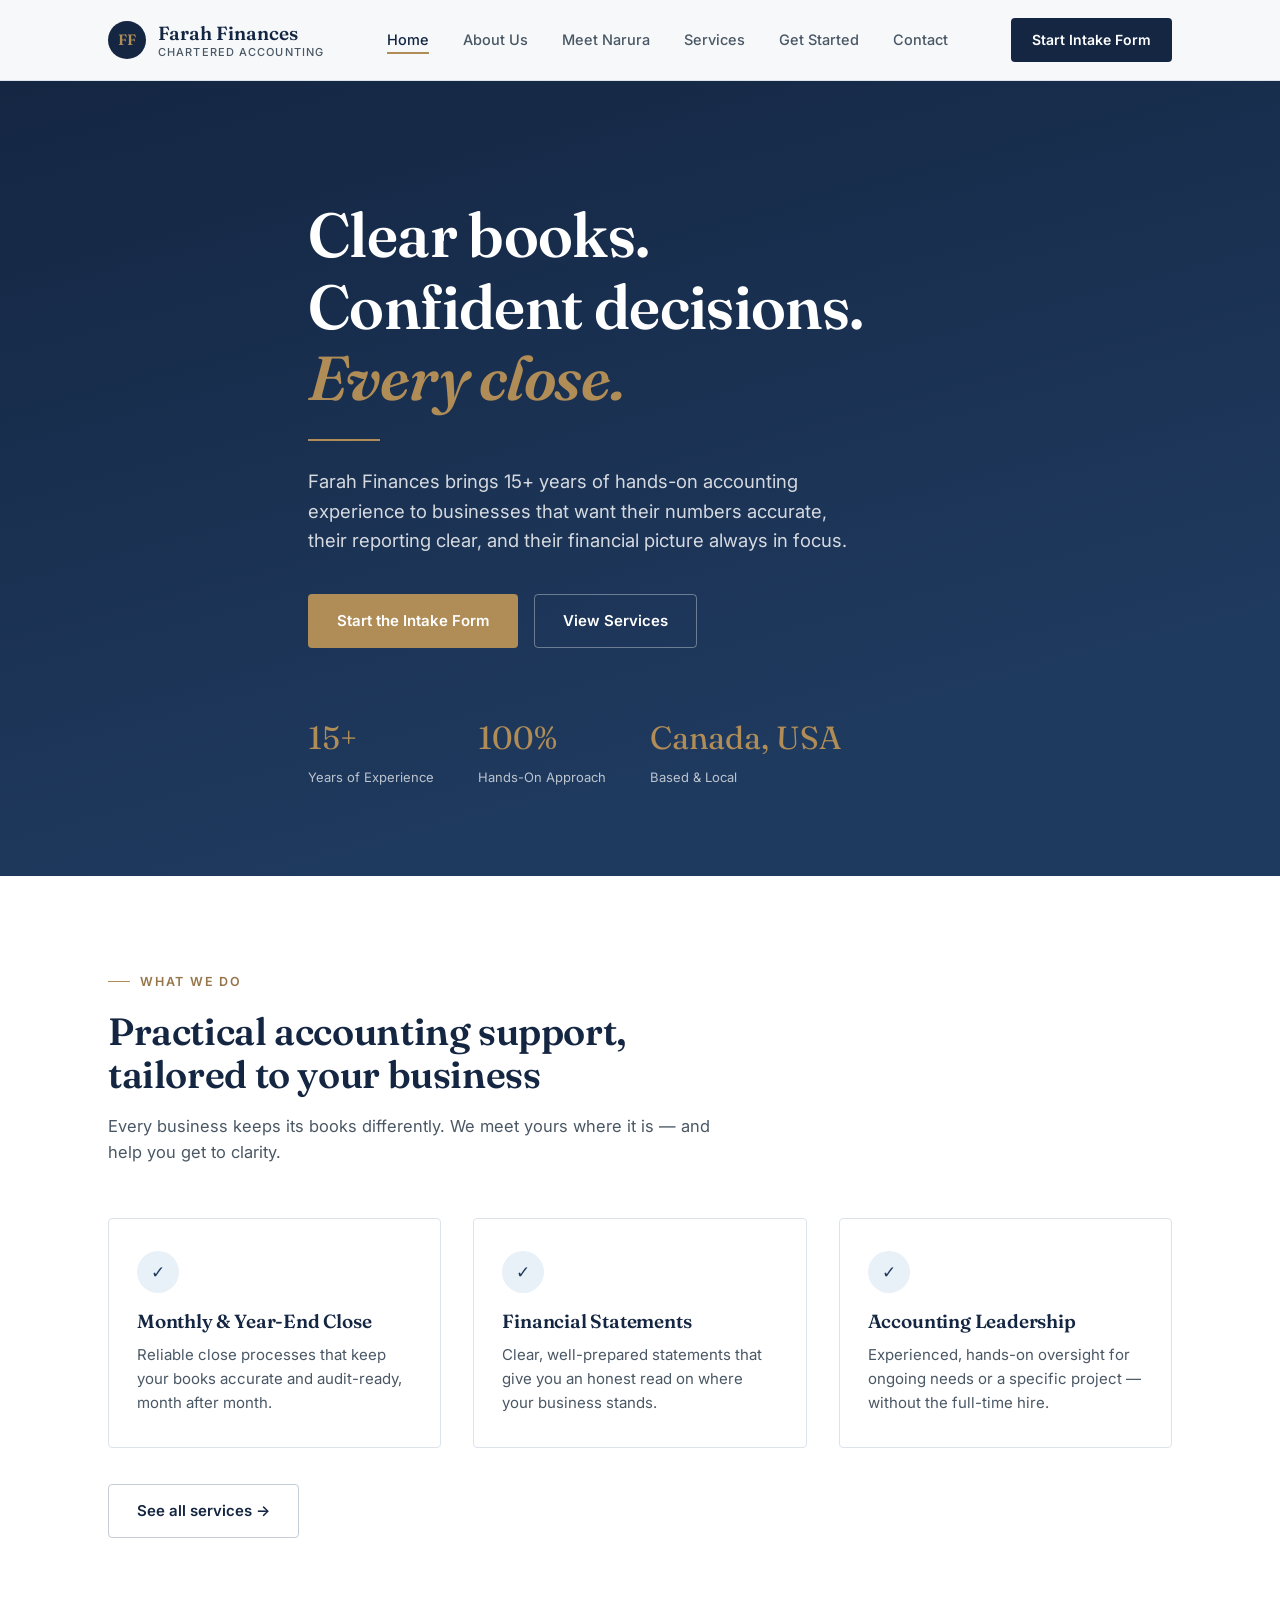
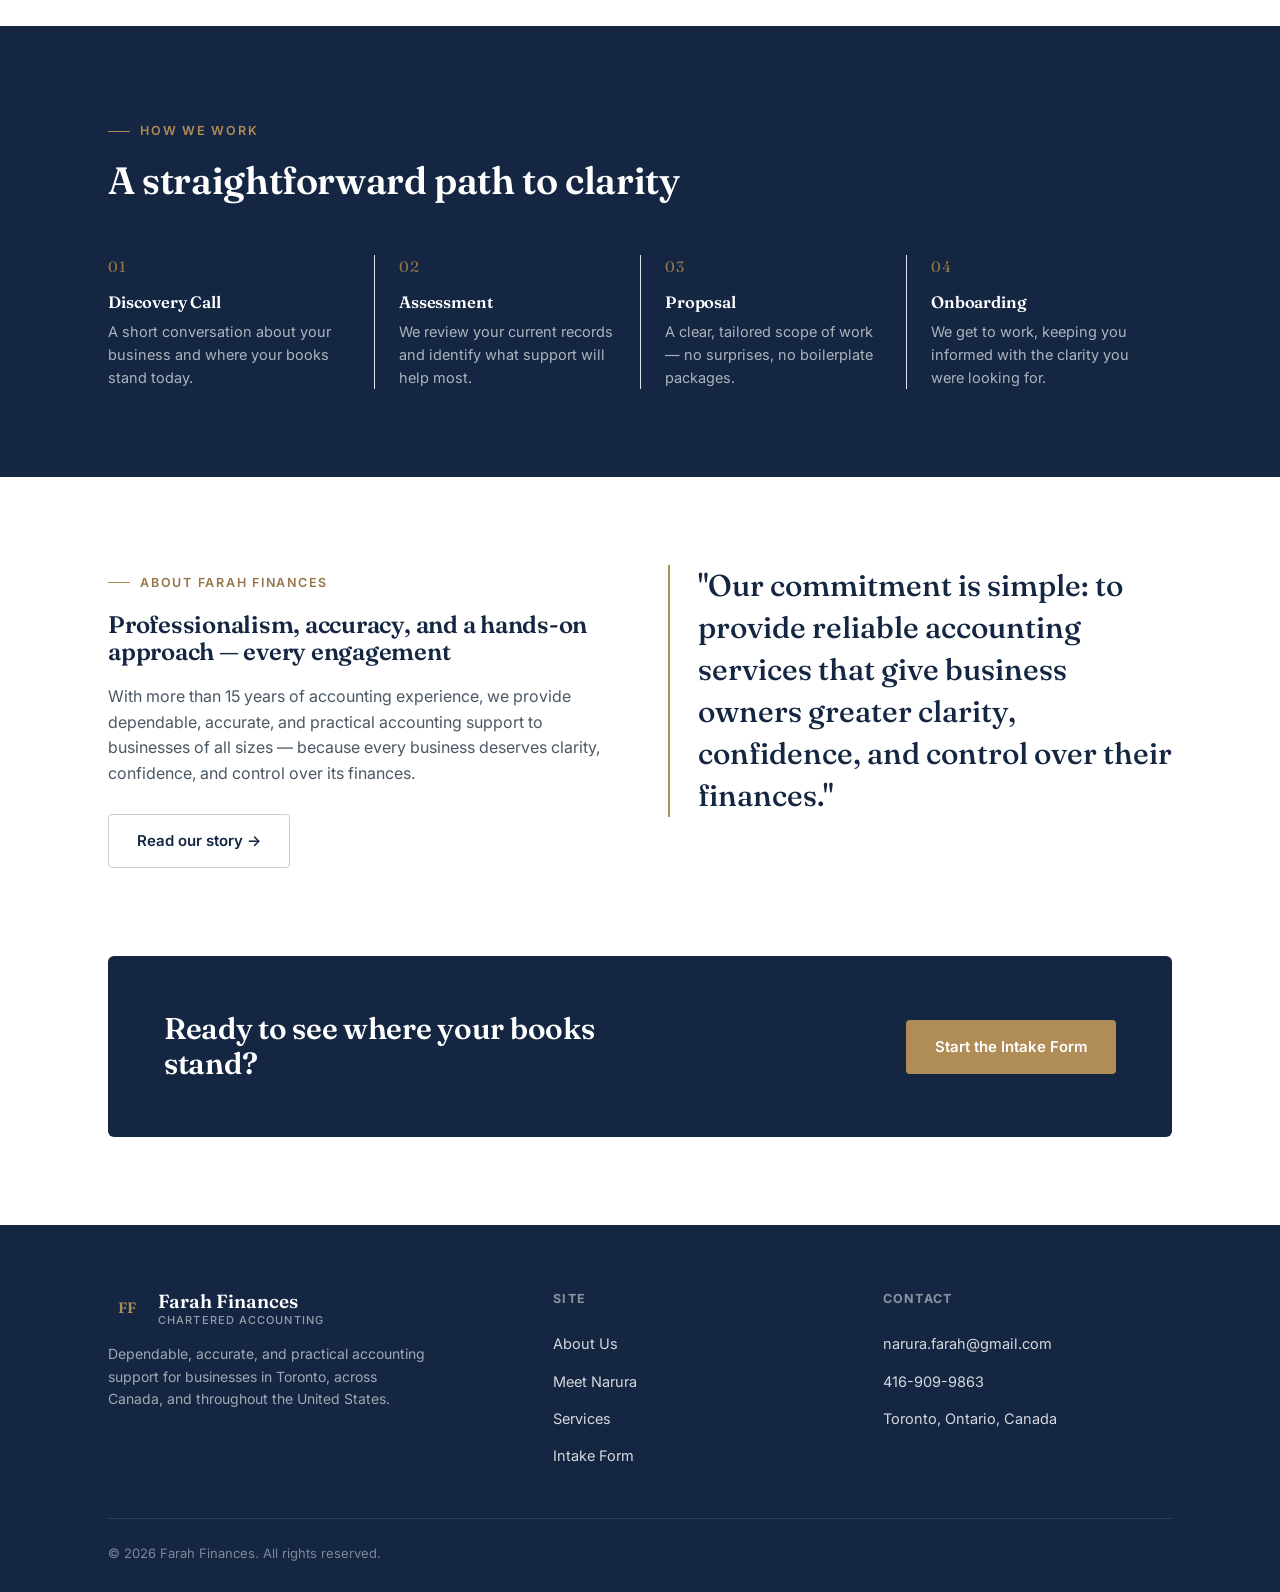
<file: index.html>
<!DOCTYPE html>
<html lang="en">
<head>
<meta charset="UTF-8" />
<meta name="viewport" content="width=device-width, initial-scale=1.0" />
<title>Farah Finances | Accounting Services in Toronto</title>
<meta name="description" content="Farah Finances provides dependable, accurate accounting support for businesses in Toronto — monthly and year-end close, financial statements, and ongoing accounting leadership." />
<link rel="preconnect" href="https://fonts.googleapis.com">
<link rel="preconnect" href="https://fonts.gstatic.com" crossorigin>
<link href="https://fonts.googleapis.com/css2?family=Fraunces:ital,opsz,wght@0,9..144,500;0,9..144,600;1,9..144,500&family=Inter:wght@400;500;600;700&display=swap" rel="stylesheet">
<link rel="icon" href="favicon.ico" sizes="any">
<link rel="icon" href="favicon-32.png" type="image/png" sizes="32x32">
<link rel="icon" href="favicon-16.png" type="image/png" sizes="16x16">
<link rel="apple-touch-icon" href="apple-touch-icon.png">
<link rel="stylesheet" href="styles.css" />
</head>
<body>

<header class="site-header">
  <nav class="nav">
    <a href="index.html" class="brand">
      <span class="brand-mark">FF</span>
      <span class="brand-text">Farah Finances<span>Chartered Accounting</span></span>
    </a>
    <ul class="nav-links">
      <li><a href="index.html" aria-current="page">Home</a></li>
      <li><a href="about.html">About Us</a></li>
      <li><a href="meet-narura.html">Meet Narura</a></li>
      <li><a href="services.html">Services</a></li>
      <li><a href="questionnaire.html">Get Started</a></li>
      <li><a href="contact.html">Contact</a></li>
    </ul>
    <div class="nav-cta">
      <a href="questionnaire.html" class="btn desktop-only">Start Intake Form</a>
      <button class="nav-toggle" aria-label="Toggle menu" aria-expanded="false">
        <span></span><span></span><span></span>
      </button>
    </div>
  </nav>
  <div class="mobile-panel">
    <a href="index.html" aria-current="page">Home</a>
    <a href="about.html">About Us</a>
    <a href="meet-narura.html">Meet Narura</a>
    <a href="services.html">Services</a>
    <a href="questionnaire.html">Get Started</a>
    <a href="contact.html">Contact</a>
    <a href="questionnaire.html" class="btn btn-primary">Start Intake Form</a>
  </div>
</header>

<section class="hero ledger-texture">
  <div class="container hero-inner">
    <h1>Clear books.<br>Confident decisions. <em>Every close.</em></h1>
    <div class="ledger-rule" style="margin-bottom: 26px;"></div>
    <p class="lede">Farah Finances brings 15+ years of hands-on accounting experience to businesses that want their numbers accurate, their reporting clear, and their financial picture always in focus.</p>
    <div class="hero-actions">
      <a href="questionnaire.html" class="btn btn-primary">Start the Intake Form</a>
      <a href="services.html" class="btn btn-ghost">View Services</a>
    </div>
    <div class="hero-stats">
      <div class="hero-stat">
        <div class="num">15+</div>
        <div class="label">Years of Experience</div>
      </div>
      <div class="hero-stat">
        <div class="num">100%</div>
        <div class="label">Hands-On Approach</div>
      </div>
      <div class="hero-stat">
        <div class="num">Canada, USA</div>
        <div class="label">Based &amp; Local</div>
      </div>
    </div>
  </div>
</section>

<section class="bg-white">
  <div class="container">
    <div class="section-head reveal">
      <span class="eyebrow">What We Do</span>
      <h2>Practical accounting support, tailored to your business</h2>
      <p>Every business keeps its books differently. We meet yours where it is — and help you get to clarity.</p>
    </div>
    <div class="grid-3">
      <div class="card reveal">
        <div class="icon-tick">✓</div>
        <h3>Monthly &amp; Year-End Close</h3>
        <p>Reliable close processes that keep your books accurate and audit-ready, month after month.</p>
      </div>
      <div class="card reveal">
        <div class="icon-tick">✓</div>
        <h3>Financial Statements</h3>
        <p>Clear, well-prepared statements that give you an honest read on where your business stands.</p>
      </div>
      <div class="card reveal">
        <div class="icon-tick">✓</div>
        <h3>Accounting Leadership</h3>
        <p>Experienced, hands-on oversight for ongoing needs or a specific project — without the full-time hire.</p>
      </div>
    </div>
    <div style="margin-top: 36px;">
      <a href="services.html" class="btn btn-outline-dark">See all services →</a>
    </div>
  </div>
</section>

<section class="bg-navy ledger-texture">
  <div class="container">
    <div class="section-head reveal">
      <span class="eyebrow" style="color: var(--gold-500)">How We Work</span>
      <h2 style="color: white;">A straightforward path to clarity</h2>
    </div>
    <div class="process-list reveal">
      <div class="process-step">
        <h4 style="color:white;">Discovery Call</h4>
        <p style="color: rgba(255,255,255,0.65)">A short conversation about your business and where your books stand today.</p>
      </div>
      <div class="process-step">
        <h4 style="color:white;">Assessment</h4>
        <p style="color: rgba(255,255,255,0.65)">We review your current records and identify what support will help most.</p>
      </div>
      <div class="process-step">
        <h4 style="color:white;">Proposal</h4>
        <p style="color: rgba(255,255,255,0.65)">A clear, tailored scope of work — no surprises, no boilerplate packages.</p>
      </div>
      <div class="process-step">
        <h4 style="color:white;">Onboarding</h4>
        <p style="color: rgba(255,255,255,0.65)">We get to work, keeping you informed with the clarity you were looking for.</p>
      </div>
    </div>
  </div>
</section>

<section class="bg-white">
  <div class="container grid-2">
    <div class="reveal">
      <span class="eyebrow">About Farah Finances</span>
      <h2 style="margin-top: 18px;">Professionalism, accuracy, and a hands-on approach — every engagement</h2>
      <p style="margin-top: 18px; color: var(--ink-soft); font-size: 16px;">With more than 15 years of accounting experience, we provide dependable, accurate, and practical accounting support to businesses of all sizes — because every business deserves clarity, confidence, and control over its finances.</p>
      <div style="margin-top: 28px;">
        <a href="about.html" class="btn btn-outline-dark">Read our story →</a>
      </div>
    </div>
    <div class="reveal">
      <p class="pull-quote">"Our commitment is simple: to provide reliable accounting services that give business owners greater clarity, confidence, and control over their finances."</p>
    </div>
  </div>
</section>

<section class="bg-white" style="padding-top: 0;">
  <div class="container">
    <div class="cta-banner reveal">
      <h3>Ready to see where your books stand?</h3>
      <a href="questionnaire.html" class="btn btn-primary">Start the Intake Form</a>
    </div>
  </div>
</section>

<footer class="site-footer">
  <div class="container">
    <div class="footer-grid">
      <div class="footer-brand">
        <a href="index.html" class="brand"><span class="brand-mark">FF</span><span class="brand-text">Farah Finances<span>Chartered Accounting</span></span></a>
        <p>Dependable, accurate, and practical accounting support for businesses in Toronto, across Canada, and throughout the United States.</p>
      </div>
      <div class="footer-col">
        <h5>Site</h5>
        <a href="about.html">About Us</a>
        <a href="meet-narura.html">Meet Narura</a>
        <a href="services.html">Services</a>
        <a href="questionnaire.html">Intake Form</a>
      </div>
      <div class="footer-col">
        <h5>Contact</h5>
        <a href="mailto:narura.farah@gmail.com">narura.farah@gmail.com</a>
        <a href="tel:14169099863">416-909-9863</a>
        <a href="contact.html">Toronto, Ontario, Canada</a>
      </div>
    </div>
    <div class="footer-bottom">
      <span>© <span id="year"></span> Farah Finances. All rights reserved.</span>
    </div>
  </div>
</footer>

<script>document.getElementById("year").textContent = new Date().getFullYear();</script>
<script src="script.js"></script>
</body>
</html>
</file>
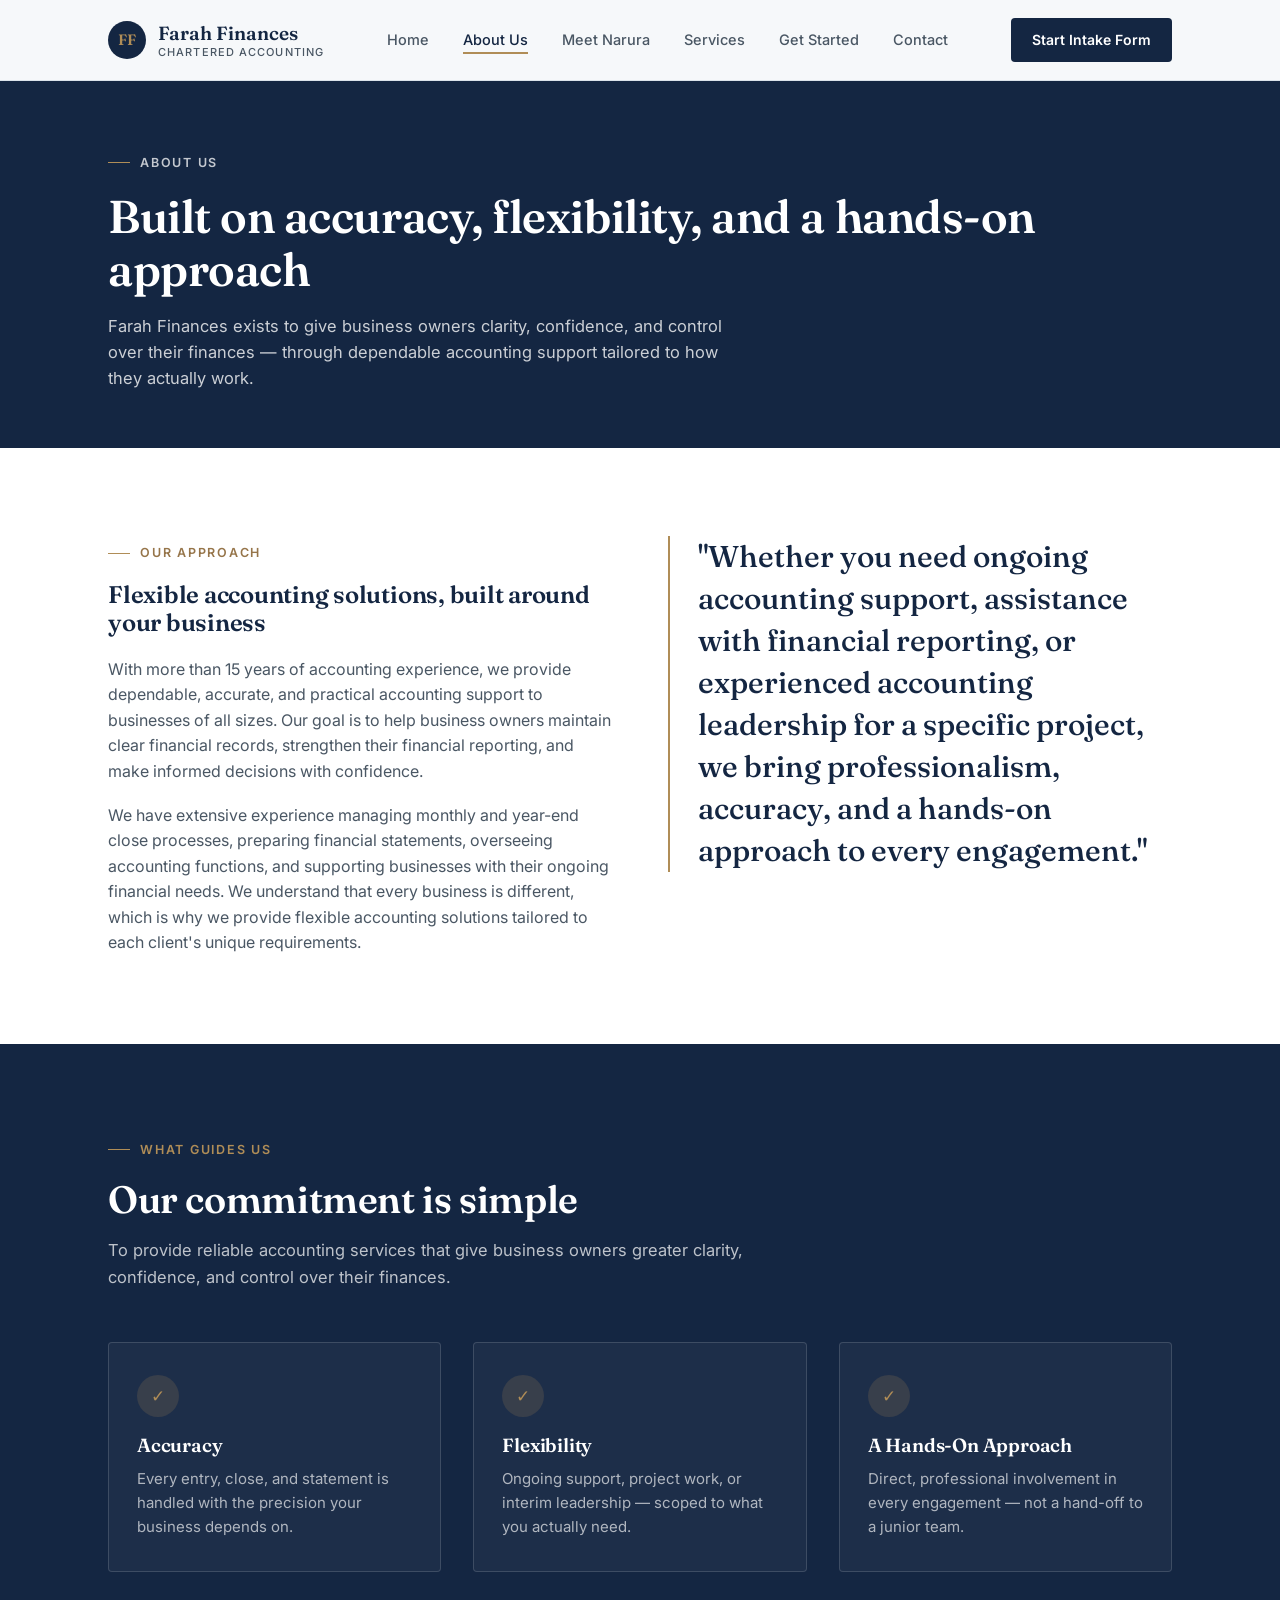
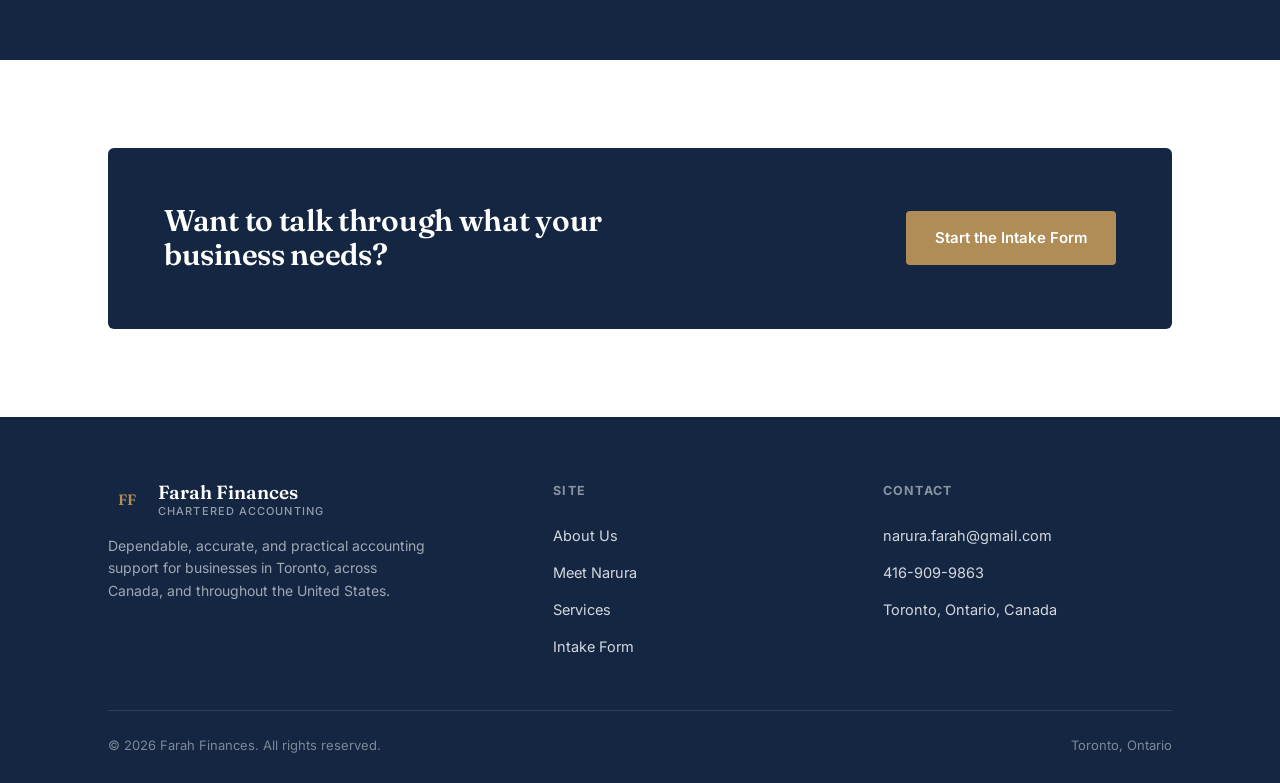
<file: about.html>
<!DOCTYPE html>
<html lang="en">
<head>
<meta charset="UTF-8" />
<meta name="viewport" content="width=device-width, initial-scale=1.0" />
<title>About Us | Farah Finances</title>
<meta name="description" content="Farah Finances provides dependable, accurate accounting support to businesses of all sizes, with a flexible, hands-on approach to every engagement." />
<link rel="preconnect" href="https://fonts.googleapis.com">
<link rel="preconnect" href="https://fonts.gstatic.com" crossorigin>
<link href="https://fonts.googleapis.com/css2?family=Fraunces:ital,opsz,wght@0,9..144,500;0,9..144,600;1,9..144,500&family=Inter:wght@400;500;600;700&display=swap" rel="stylesheet">
<link rel="icon" href="favicon.ico" sizes="any">
<link rel="icon" href="favicon-32.png" type="image/png" sizes="32x32">
<link rel="icon" href="favicon-16.png" type="image/png" sizes="16x16">
<link rel="apple-touch-icon" href="apple-touch-icon.png">
<link rel="stylesheet" href="styles.css" />
</head>
<body>

<header class="site-header">
  <nav class="nav">
    <a href="index.html" class="brand">
      <span class="brand-mark">FF</span>
      <span class="brand-text">Farah Finances<span>Chartered Accounting</span></span>
    </a>
    <ul class="nav-links">
      <li><a href="index.html">Home</a></li>
      <li><a href="about.html" aria-current="page">About Us</a></li>
      <li><a href="meet-narura.html">Meet Narura</a></li>
      <li><a href="services.html">Services</a></li>
      <li><a href="questionnaire.html">Get Started</a></li>
      <li><a href="contact.html">Contact</a></li>
    </ul>
    <div class="nav-cta">
      <a href="questionnaire.html" class="btn desktop-only">Start Intake Form</a>
      <button class="nav-toggle" aria-label="Toggle menu" aria-expanded="false">
        <span></span><span></span><span></span>
      </button>
    </div>
  </nav>
  <div class="mobile-panel">
    <a href="index.html">Home</a>
    <a href="about.html" aria-current="page">About Us</a>
    <a href="meet-narura.html">Meet Narura</a>
    <a href="services.html">Services</a>
    <a href="questionnaire.html">Get Started</a>
    <a href="contact.html">Contact</a>
    <a href="questionnaire.html" class="btn btn-primary">Start Intake Form</a>
  </div>
</header>

<section class="page-hero ledger-texture">
  <div class="container">
    <span class="eyebrow" style="color: rgba(255,255,255,0.75)">About Us</span>
    <h1>Built on accuracy, flexibility, and a hands-on approach</h1>
    <p>Farah Finances exists to give business owners clarity, confidence, and control over their finances — through dependable accounting support tailored to how they actually work.</p>
  </div>
</section>

<section class="bg-white">
  <div class="container grid-2">
    <div class="reveal">
      <span class="eyebrow">Our Approach</span>
      <h2 style="margin-top: 18px;">Flexible accounting solutions, built around your business</h2>
      <p style="margin-top: 20px; color: var(--ink-soft); font-size: 16px;">
        With more than 15 years of accounting experience, we provide dependable, accurate, and practical accounting
        support to businesses of all sizes. Our goal is to help business owners maintain clear financial records,
        strengthen their financial reporting, and make informed decisions with confidence.
      </p>
      <p style="margin-top: 18px; color: var(--ink-soft); font-size: 16px;">
        We have extensive experience managing monthly and year-end close processes, preparing financial statements,
        overseeing accounting functions, and supporting businesses with their ongoing financial needs. We understand
        that every business is different, which is why we provide flexible accounting solutions tailored to each
        client's unique requirements.
      </p>
    </div>
    <div class="reveal">
      <p class="pull-quote">"Whether you need ongoing accounting support, assistance with financial reporting, or experienced accounting leadership for a specific project, we bring professionalism, accuracy, and a hands-on approach to every engagement."</p>
    </div>
  </div>
</section>

<section class="bg-navy ledger-texture">
  <div class="container">
    <div class="section-head reveal">
      <span class="eyebrow" style="color: var(--gold-500)">What Guides Us</span>
      <h2 style="color: white;">Our commitment is simple</h2>
      <p style="color: rgba(255,255,255,0.72);">To provide reliable accounting services that give business owners greater clarity, confidence, and control over their finances.</p>
    </div>
    <div class="grid-3 reveal">
      <div class="card" style="background: rgba(255,255,255,0.04); border-color: rgba(255,255,255,0.14);">
        <div class="icon-tick" style="background: rgba(176,141,87,0.18); color: var(--gold-500);">✓</div>
        <h3 style="color: white;">Accuracy</h3>
        <p style="color: rgba(255,255,255,0.65);">Every entry, close, and statement is handled with the precision your business depends on.</p>
      </div>
      <div class="card" style="background: rgba(255,255,255,0.04); border-color: rgba(255,255,255,0.14);">
        <div class="icon-tick" style="background: rgba(176,141,87,0.18); color: var(--gold-500);">✓</div>
        <h3 style="color: white;">Flexibility</h3>
        <p style="color: rgba(255,255,255,0.65);">Ongoing support, project work, or interim leadership — scoped to what you actually need.</p>
      </div>
      <div class="card" style="background: rgba(255,255,255,0.04); border-color: rgba(255,255,255,0.14);">
        <div class="icon-tick" style="background: rgba(176,141,87,0.18); color: var(--gold-500);">✓</div>
        <h3 style="color: white;">A Hands-On Approach</h3>
        <p style="color: rgba(255,255,255,0.65);">Direct, professional involvement in every engagement — not a hand-off to a junior team.</p>
      </div>
    </div>
  </div>
</section>

<section class="bg-white">
  <div class="container">
    <div class="cta-banner reveal">
      <h3>Want to talk through what your business needs?</h3>
      <a href="questionnaire.html" class="btn btn-primary">Start the Intake Form</a>
    </div>
  </div>
</section>

<footer class="site-footer">
  <div class="container">
    <div class="footer-grid">
      <div class="footer-brand">
        <a href="index.html" class="brand"><span class="brand-mark">FF</span><span class="brand-text">Farah Finances<span>Chartered Accounting</span></span></a>
        <p>Dependable, accurate, and practical accounting support for businesses in Toronto, across Canada, and throughout the United States.</p>
      </div>
      <div class="footer-col">
        <h5>Site</h5>
        <a href="about.html">About Us</a>
        <a href="meet-narura.html">Meet Narura</a>
        <a href="services.html">Services</a>
        <a href="questionnaire.html">Intake Form</a>
      </div>
      <div class="footer-col">
        <h5>Contact</h5>
        <a href="mailto:narura.farah@gmail.com">narura.farah@gmail.com</a>
        <a href="tel:14169099863">416-909-9863</a>
        <a href="contact.html">Toronto, Ontario, Canada</a>
      </div>
    </div>
    <div class="footer-bottom">
      <span>© <span id="year"></span> Farah Finances. All rights reserved.</span>
      <span>Toronto, Ontario</span>
    </div>
  </div>
</footer>

<script>document.getElementById("year").textContent = new Date().getFullYear();</script>
<script src="script.js"></script>
</body>
</html>
</file>
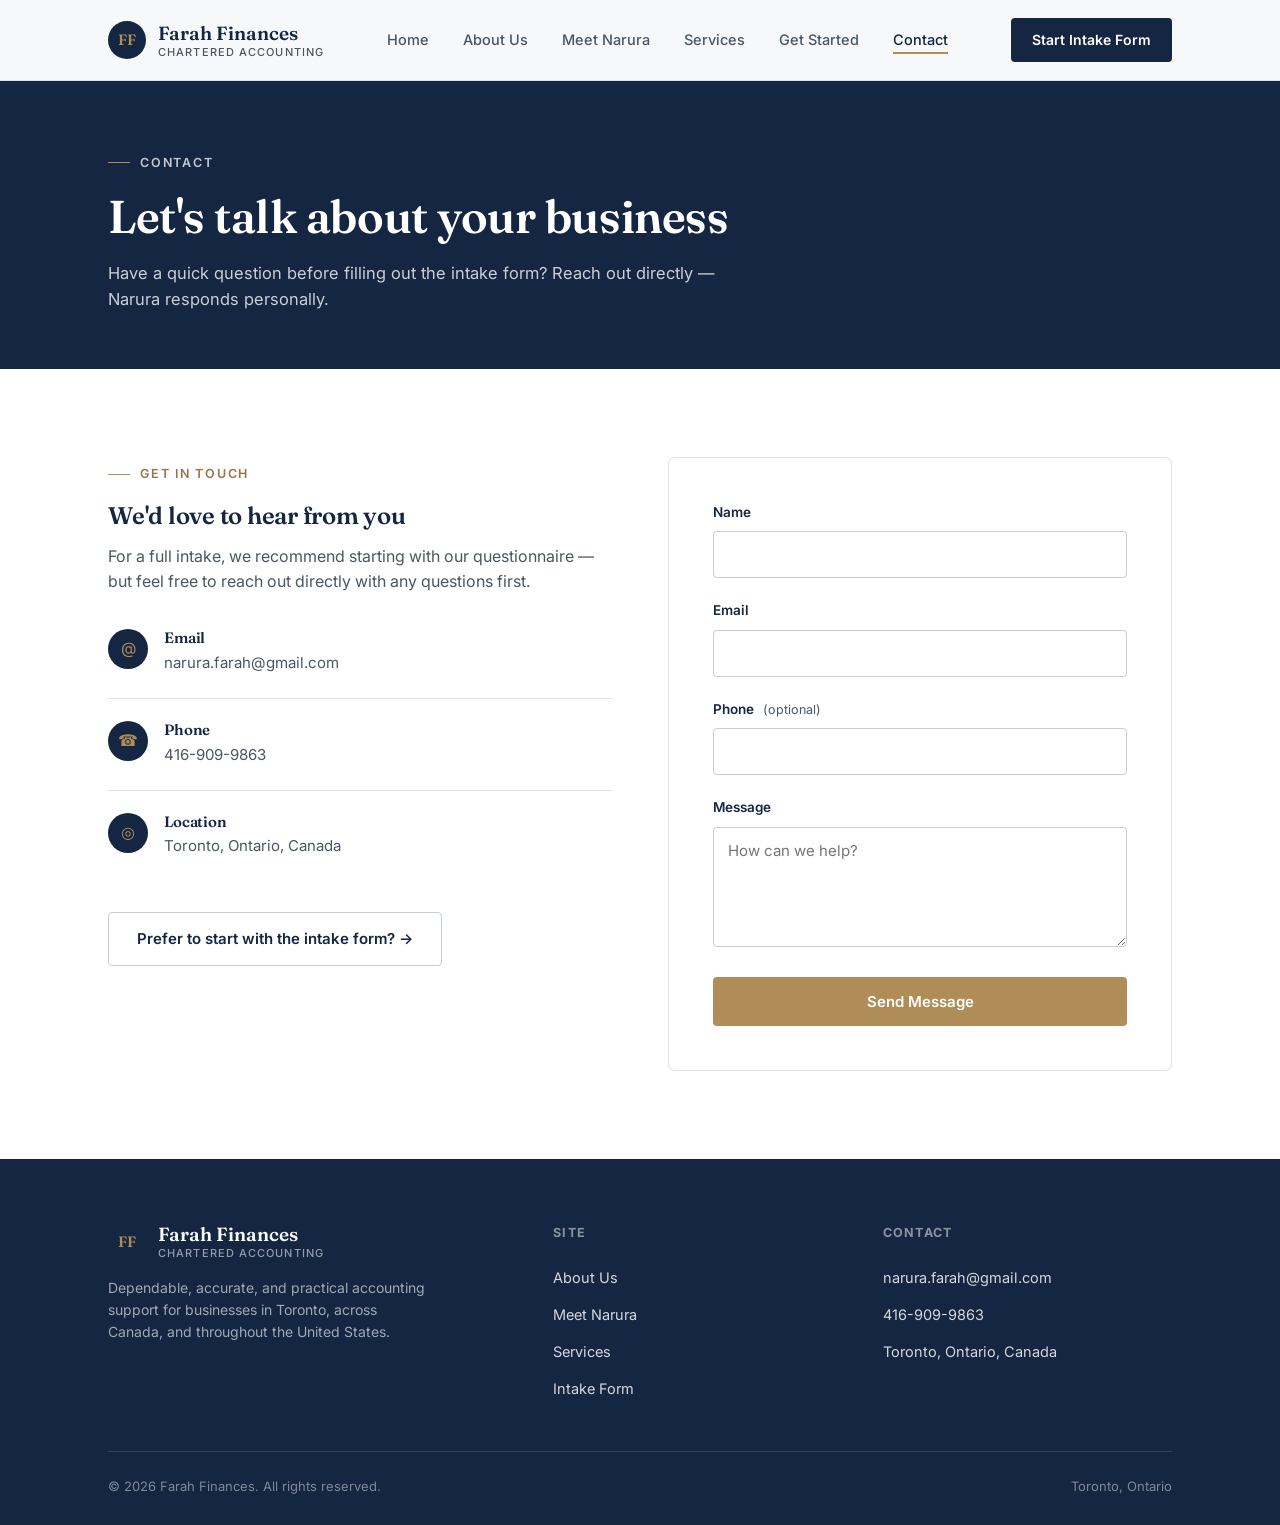
<file: contact.html>
<!DOCTYPE html>
<html lang="en">
<head>
<meta charset="UTF-8" />
<meta name="viewport" content="width=device-width, initial-scale=1.0" />
<title>Contact | Farah Finances</title>
<meta name="description" content="Get in touch with Farah Finances — Toronto, Ontario. Email narura.farah@gmail.com or call 416-909-9863." />
<link rel="preconnect" href="https://fonts.googleapis.com">
<link rel="preconnect" href="https://fonts.gstatic.com" crossorigin>
<link href="https://fonts.googleapis.com/css2?family=Fraunces:ital,opsz,wght@0,9..144,500;0,9..144,600;1,9..144,500&family=Inter:wght@400;500;600;700&display=swap" rel="stylesheet">
<link rel="icon" href="favicon.ico" sizes="any">
<link rel="icon" href="favicon-32.png" type="image/png" sizes="32x32">
<link rel="icon" href="favicon-16.png" type="image/png" sizes="16x16">
<link rel="apple-touch-icon" href="apple-touch-icon.png">
<link rel="stylesheet" href="styles.css" />
</head>
<body>

<header class="site-header">
  <nav class="nav">
    <a href="index.html" class="brand">
      <span class="brand-mark">FF</span>
      <span class="brand-text">Farah Finances<span>Chartered Accounting</span></span>
    </a>
    <ul class="nav-links">
      <li><a href="index.html">Home</a></li>
      <li><a href="about.html">About Us</a></li>
      <li><a href="meet-narura.html">Meet Narura</a></li>
      <li><a href="services.html">Services</a></li>
      <li><a href="questionnaire.html">Get Started</a></li>
      <li><a href="contact.html" aria-current="page">Contact</a></li>
    </ul>
    <div class="nav-cta">
      <a href="questionnaire.html" class="btn desktop-only">Start Intake Form</a>
      <button class="nav-toggle" aria-label="Toggle menu" aria-expanded="false">
        <span></span><span></span><span></span>
      </button>
    </div>
  </nav>
  <div class="mobile-panel">
    <a href="index.html">Home</a>
    <a href="about.html">About Us</a>
    <a href="meet-narura.html">Meet Narura</a>
    <a href="services.html">Services</a>
    <a href="questionnaire.html">Get Started</a>
    <a href="contact.html" aria-current="page">Contact</a>
    <a href="questionnaire.html" class="btn btn-primary">Start Intake Form</a>
  </div>
</header>

<section class="page-hero ledger-texture">
  <div class="container">
    <span class="eyebrow" style="color: rgba(255,255,255,0.75)">Contact</span>
    <h1>Let's talk about your business</h1>
    <p>Have a quick question before filling out the intake form? Reach out directly — Narura responds personally.</p>
  </div>
</section>

<section class="bg-white">
  <div class="container grid-2">
    <div class="reveal">
      <span class="eyebrow">Get In Touch</span>
      <h2 style="margin-top: 18px;">We'd love to hear from you</h2>
      <p style="margin-top: 14px; color: var(--ink-soft);">For a full intake, we recommend starting with our questionnaire — but feel free to reach out directly with any questions first.</p>

      <div style="margin-top: 12px;">
        <div class="contact-card">
          <div class="ico">@</div>
          <div>
            <h4>Email</h4>
            <a href="mailto:narura.farah@gmail.com">narura.farah@gmail.com</a>
          </div>
        </div>
        <div class="contact-card">
          <div class="ico">☎</div>
          <div>
            <h4>Phone</h4>
            <a href="tel:14169099863">416-909-9863</a>
          </div>
        </div>
        <div class="contact-card">
          <div class="ico">◎</div>
          <div>
            <h4>Location</h4>
            <p>Toronto, Ontario, Canada</p>
          </div>
        </div>
      </div>

      <div style="margin-top: 32px;">
        <a href="questionnaire.html" class="btn btn-outline-dark">Prefer to start with the intake form? →</a>
      </div>
    </div>

    <!--
      SETUP NOTE FOR NARURA'S BROTHER:
      Replace YOUR_FORM_ID below with the real Formspree form ID once created.
    -->
    <form
      class="form-card reveal"
      action="https://formspree.io/f/xbgryokj"
      method="POST"
      data-async-form
      data-success-message="Thanks for reaching out — Narura will get back to you shortly."
    >
      <input type="hidden" name="_subject" value="New Message — Farah Finances Contact Form" />
      <div class="field">
        <label for="cname">Name</label>
        <input type="text" id="cname" name="Name" required />
      </div>
      <div class="field">
        <label for="cemail">Email</label>
        <input type="email" id="cemail" name="Email" required />
      </div>
      <div class="field">
        <label for="cphone">Phone <span class="hint">(optional)</span></label>
        <input type="tel" id="cphone" name="Phone" />
      </div>
      <div class="field">
        <label for="cmessage">Message</label>
        <textarea id="cmessage" name="Message" required placeholder="How can we help?"></textarea>
      </div>
      <button type="submit" class="btn btn-primary" style="width: 100%; justify-content: center;">Send Message</button>
      <p class="form-status"></p>
    </form>
  </div>
</section>

<footer class="site-footer">
  <div class="container">
    <div class="footer-grid">
      <div class="footer-brand">
        <a href="index.html" class="brand"><span class="brand-mark">FF</span><span class="brand-text">Farah Finances<span>Chartered Accounting</span></span></a>
        <p>Dependable, accurate, and practical accounting support for businesses in Toronto, across Canada, and throughout the United States.</p>
      </div>
      <div class="footer-col">
        <h5>Site</h5>
        <a href="about.html">About Us</a>
        <a href="meet-narura.html">Meet Narura</a>
        <a href="services.html">Services</a>
        <a href="questionnaire.html">Intake Form</a>
      </div>
      <div class="footer-col">
        <h5>Contact</h5>
        <a href="mailto:narura.farah@gmail.com">narura.farah@gmail.com</a>
        <a href="tel:14169099863">416-909-9863</a>
        <a href="contact.html">Toronto, Ontario, Canada</a>
      </div>
    </div>
    <div class="footer-bottom">
      <span>© <span id="year"></span> Farah Finances. All rights reserved.</span>
      <span>Toronto, Ontario</span>
    </div>
  </div>
</footer>

<script>document.getElementById("year").textContent = new Date().getFullYear();</script>
<script src="script.js"></script>
</body>
</html>
</file>
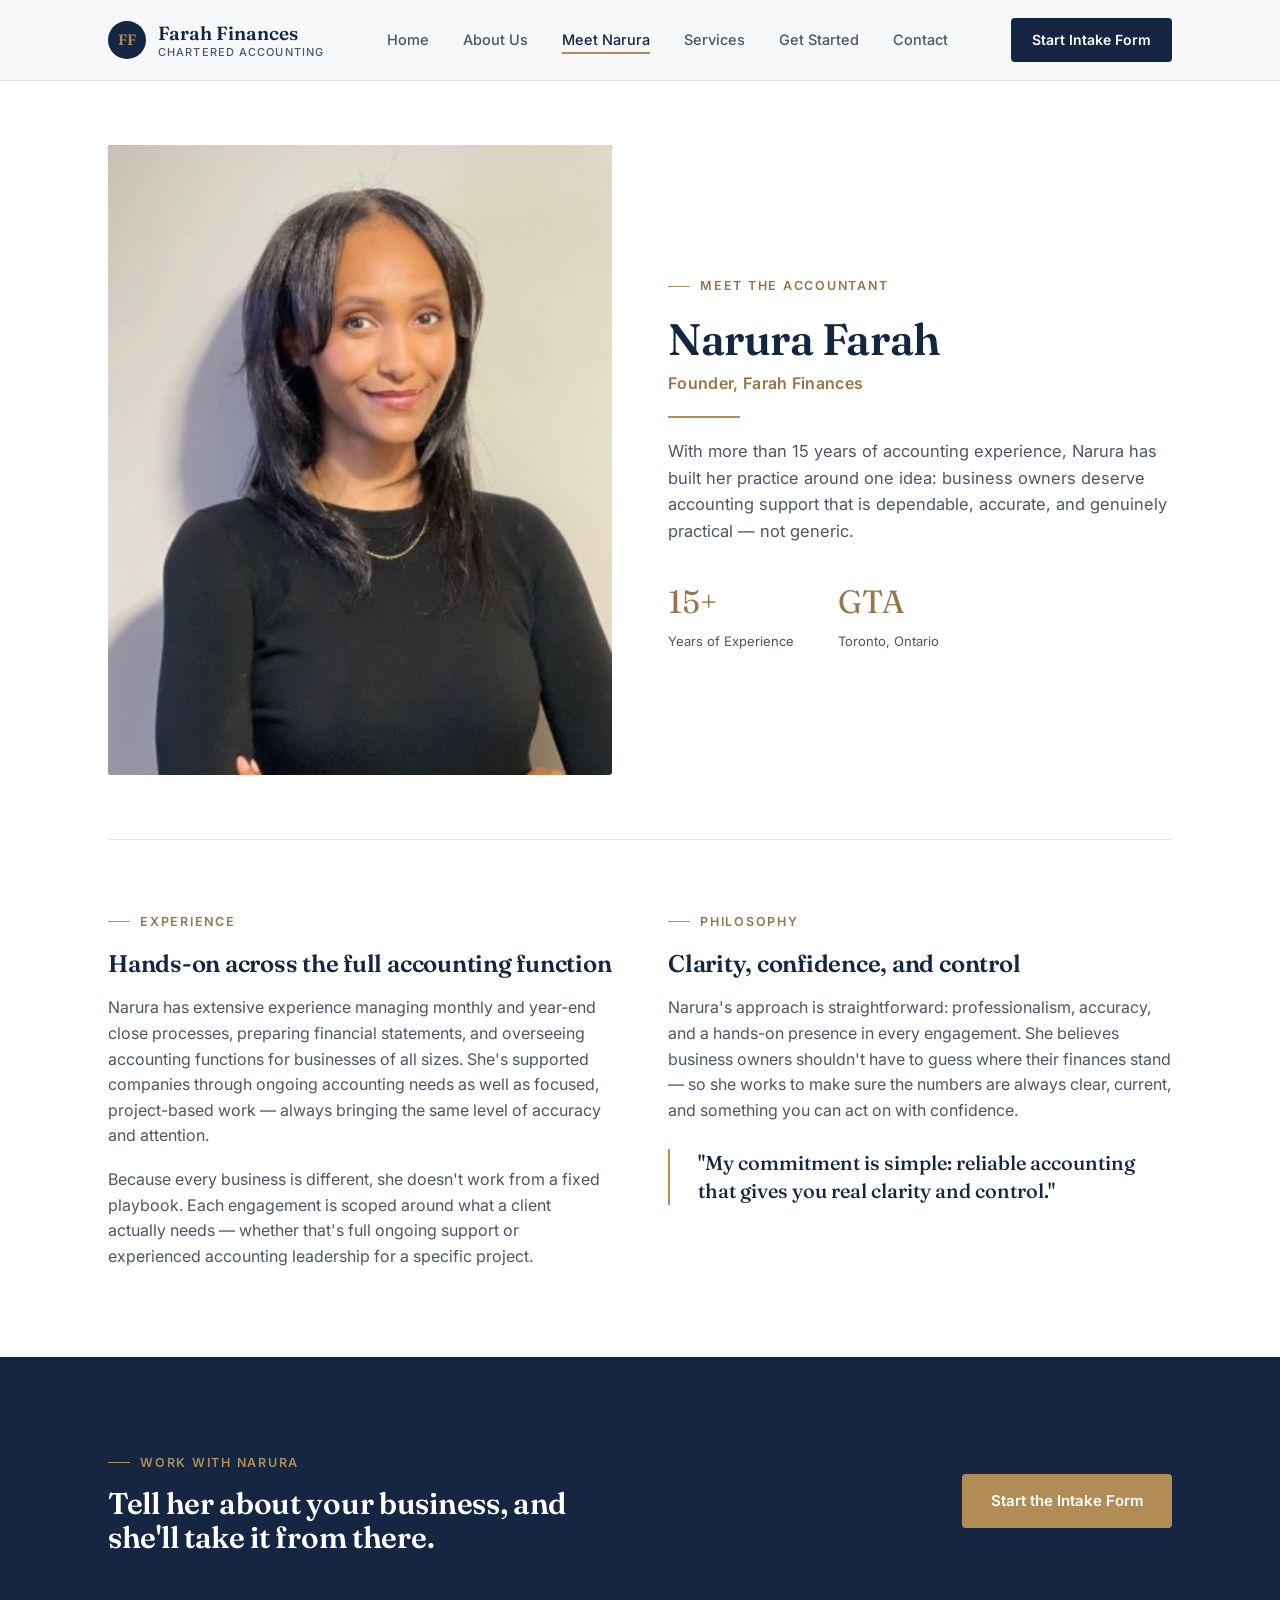
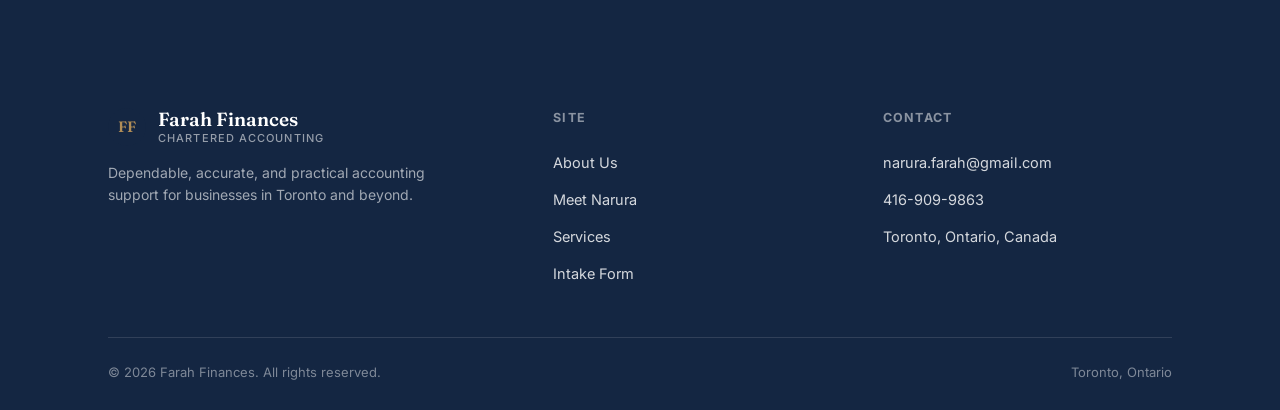
<file: meet-narura (1).html>
<!DOCTYPE html>
<html lang="en">
<head>
<meta charset="UTF-8" />
<meta name="viewport" content="width=device-width, initial-scale=1.0" />
<title>Meet Narura | Farah Finances</title>
<meta name="description" content="Meet Narura Farah, the accountant behind Farah Finances — 15+ years of experience helping businesses in Toronto stay accurate, clear, and in control." />
<link rel="preconnect" href="https://fonts.googleapis.com">
<link rel="preconnect" href="https://fonts.gstatic.com" crossorigin>
<link href="https://fonts.googleapis.com/css2?family=Fraunces:ital,opsz,wght@0,9..144,500;0,9..144,600;1,9..144,500&family=Inter:wght@400;500;600;700&display=swap" rel="stylesheet">
<link rel="stylesheet" href="styles.css" />
</head>
<body>

<header class="site-header">
  <nav class="nav">
    <a href="index.html" class="brand">
      <span class="brand-mark">FF</span>
      <span class="brand-text">Farah Finances<span>Chartered Accounting</span></span>
    </a>
    <ul class="nav-links">
      <li><a href="index.html">Home</a></li>
      <li><a href="about.html">About Us</a></li>
      <li><a href="meet-narura.html" aria-current="page">Meet Narura</a></li>
      <li><a href="services.html">Services</a></li>
      <li><a href="questionnaire.html">Get Started</a></li>
      <li><a href="contact.html">Contact</a></li>
    </ul>
    <div class="nav-cta">
      <a href="questionnaire.html" class="btn desktop-only">Start Intake Form</a>
      <button class="nav-toggle" aria-label="Toggle menu" aria-expanded="false">
        <span></span><span></span><span></span>
      </button>
    </div>
  </nav>
  <div class="mobile-panel">
    <a href="index.html">Home</a>
    <a href="about.html">About Us</a>
    <a href="meet-narura.html" aria-current="page">Meet Narura</a>
    <a href="services.html">Services</a>
    <a href="questionnaire.html">Get Started</a>
    <a href="contact.html">Contact</a>
    <a href="questionnaire.html" class="btn btn-primary">Start Intake Form</a>
  </div>
</header>

<section class="bg-white section-tight">
  <div class="container grid-2" style="align-items: center;">
    <div class="reveal">
      <div class="portrait-block">
        <img src="images/narura.jpg" alt="Narura Farah, founder of Farah Finances" style="width:100%; height:100%; object-fit: cover; object-position: center 20%; position:relative; z-index:1;">
      </div>
    </div>
    <div class="reveal">
      <span class="eyebrow">Meet the Accountant</span>
      <h1 style="margin-top: 18px; font-size: clamp(30px, 4vw, 44px);">Narura Farah</h1>
      <p style="margin-top: 6px; font-weight: 600; color: var(--gold-600); letter-spacing: 0.02em;">Founder, Farah Finances</p>
      <div class="ledger-rule" style="margin: 20px 0;"></div>
      <p style="color: var(--ink-soft); font-size: 16.5px;">
        With more than 15 years of accounting experience, Narura has built her practice around one idea: business
        owners deserve accounting support that is dependable, accurate, and genuinely practical — not generic.
      </p>
      <div class="hero-stats" style="margin-top: 32px;">
        <div class="hero-stat">
          <div class="num" style="color: var(--gold-600);">15+</div>
          <div class="label" style="color: var(--ink-soft);">Years of Experience</div>
        </div>
        <div class="hero-stat">
          <div class="num" style="color: var(--gold-600);">GTA</div>
          <div class="label" style="color: var(--ink-soft);">Toronto, Ontario</div>
        </div>
      </div>
    </div>
  </div>
</section>

<section class="bg-white" style="padding-top: 0;">
  <div class="container">
    <hr class="divider" style="margin-bottom: 64px;" />
    <div class="grid-2">
      <div class="reveal">
        <span class="eyebrow">Experience</span>
        <h2 style="margin-top: 18px;">Hands-on across the full accounting function</h2>
        <p style="margin-top: 18px; color: var(--ink-soft); font-size: 16px;">
          Narura has extensive experience managing monthly and year-end close processes, preparing financial
          statements, and overseeing accounting functions for businesses of all sizes. She's supported companies
          through ongoing accounting needs as well as focused, project-based work — always bringing the same level
          of accuracy and attention.
        </p>
        <p style="margin-top: 18px; color: var(--ink-soft); font-size: 16px;">
          Because every business is different, she doesn't work from a fixed playbook. Each engagement is scoped
          around what a client actually needs — whether that's full ongoing support or experienced accounting
          leadership for a specific project.
        </p>
      </div>
      <div class="reveal">
        <span class="eyebrow">Philosophy</span>
        <h2 style="margin-top: 18px;">Clarity, confidence, and control</h2>
        <p style="margin-top: 18px; color: var(--ink-soft); font-size: 16px;">
          Narura's approach is straightforward: professionalism, accuracy, and a hands-on presence in every
          engagement. She believes business owners shouldn't have to guess where their finances stand — so she
          works to make sure the numbers are always clear, current, and something you can act on with confidence.
        </p>
        <p class="pull-quote" style="margin-top: 26px; font-size: 20px;">"My commitment is simple: reliable accounting that gives you real clarity and control."</p>
      </div>
    </div>
  </div>
</section>

<section class="bg-navy ledger-texture">
  <div class="container">
    <div class="cta-banner" style="background: transparent; padding: 0;">
      <div class="reveal">
        <span class="eyebrow" style="color: var(--gold-500)">Work With Narura</span>
        <h3 style="margin-top: 14px;">Tell her about your business, and she'll take it from there.</h3>
      </div>
      <a href="questionnaire.html" class="btn btn-primary">Start the Intake Form</a>
    </div>
  </div>
</section>

<footer class="site-footer">
  <div class="container">
    <div class="footer-grid">
      <div class="footer-brand">
        <a href="index.html" class="brand"><span class="brand-mark">FF</span><span class="brand-text">Farah Finances<span>Chartered Accounting</span></span></a>
        <p>Dependable, accurate, and practical accounting support for businesses in Toronto and beyond.</p>
      </div>
      <div class="footer-col">
        <h5>Site</h5>
        <a href="about.html">About Us</a>
        <a href="meet-narura.html">Meet Narura</a>
        <a href="services.html">Services</a>
        <a href="questionnaire.html">Intake Form</a>
      </div>
      <div class="footer-col">
        <h5>Contact</h5>
        <a href="mailto:narura.farah@gmail.com">narura.farah@gmail.com</a>
        <a href="tel:14169099863">416-909-9863</a>
        <a href="contact.html">Toronto, Ontario, Canada</a>
      </div>
    </div>
    <div class="footer-bottom">
      <span>© <span id="year"></span> Farah Finances. All rights reserved.</span>
      <span>Toronto, Ontario</span>
    </div>
  </div>
</footer>

<script>document.getElementById("year").textContent = new Date().getFullYear();</script>
<script src="script.js"></script>
</body>
</html>
</file>
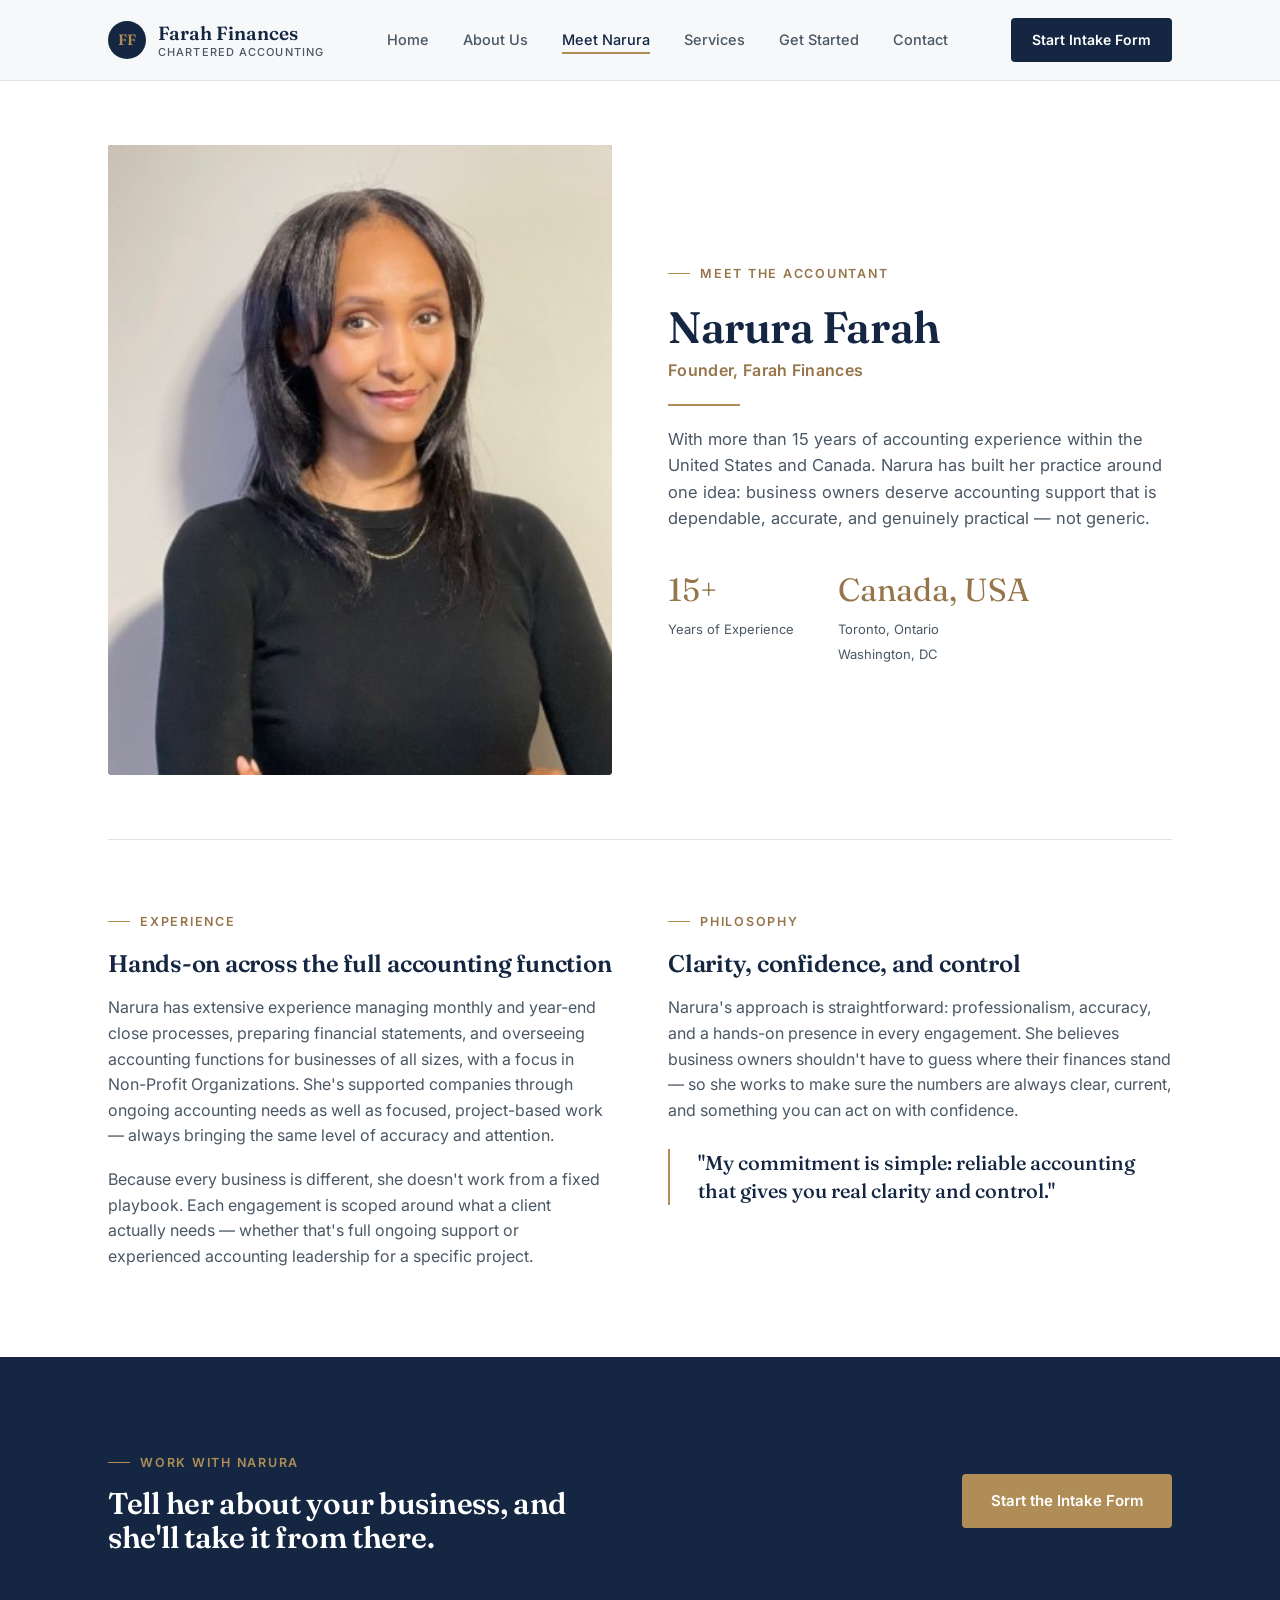
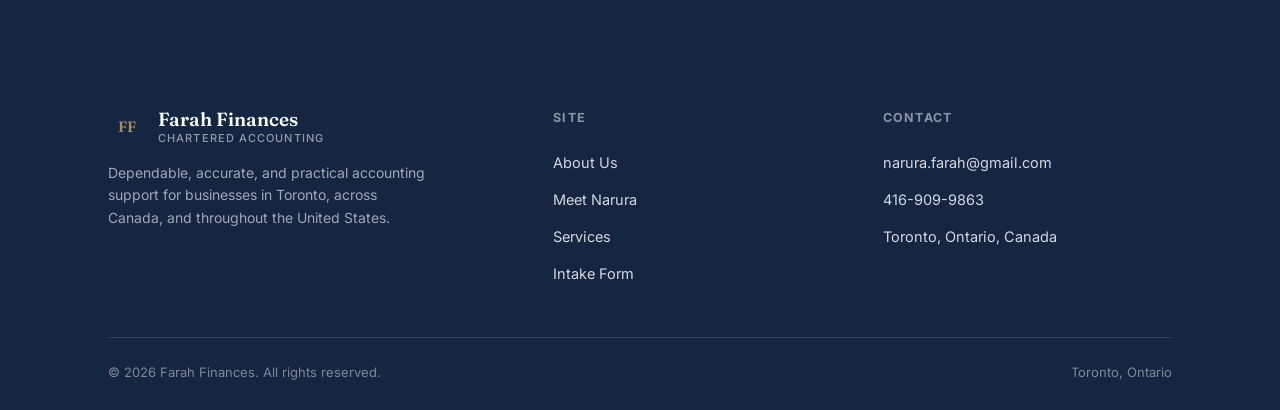
<file: meet-narura.html>
<!DOCTYPE html>
<html lang="en">
<head>
<meta charset="UTF-8" />
<meta name="viewport" content="width=device-width, initial-scale=1.0" />
<title>Meet Narura | Farah Finances</title>
<meta name="description" content="Meet Narura Farah, the accountant behind Farah Finances — 15+ years of experience helping businesses in Toronto stay accurate, clear, and in control." />
<link rel="preconnect" href="https://fonts.googleapis.com">
<link rel="preconnect" href="https://fonts.gstatic.com" crossorigin>
<link href="https://fonts.googleapis.com/css2?family=Fraunces:ital,opsz,wght@0,9..144,500;0,9..144,600;1,9..144,500&family=Inter:wght@400;500;600;700&display=swap" rel="stylesheet">
<link rel="icon" href="favicon.ico" sizes="any">
<link rel="icon" href="favicon-32.png" type="image/png" sizes="32x32">
<link rel="icon" href="favicon-16.png" type="image/png" sizes="16x16">
<link rel="apple-touch-icon" href="apple-touch-icon.png">
<link rel="stylesheet" href="styles.css" />
</head>
<body>

<header class="site-header">
  <nav class="nav">
    <a href="index.html" class="brand">
      <span class="brand-mark">FF</span>
      <span class="brand-text">Farah Finances<span>Chartered Accounting</span></span>
    </a>
    <ul class="nav-links">
      <li><a href="index.html">Home</a></li>
      <li><a href="about.html">About Us</a></li>
      <li><a href="meet-narura.html" aria-current="page">Meet Narura</a></li>
      <li><a href="services.html">Services</a></li>
      <li><a href="questionnaire.html">Get Started</a></li>
      <li><a href="contact.html">Contact</a></li>
    </ul>
    <div class="nav-cta">
      <a href="questionnaire.html" class="btn desktop-only">Start Intake Form</a>
      <button class="nav-toggle" aria-label="Toggle menu" aria-expanded="false">
        <span></span><span></span><span></span>
      </button>
    </div>
  </nav>
  <div class="mobile-panel">
    <a href="index.html">Home</a>
    <a href="about.html">About Us</a>
    <a href="meet-narura.html" aria-current="page">Meet Narura</a>
    <a href="services.html">Services</a>
    <a href="questionnaire.html">Get Started</a>
    <a href="contact.html">Contact</a>
    <a href="questionnaire.html" class="btn btn-primary">Start Intake Form</a>
  </div>
</header>

<section class="bg-white section-tight">
  <div class="container grid-2" style="align-items: center;">
    <div class="reveal">
      <div class="portrait-block">
        <img src="images/narura.jpg" alt="Narura Farah, founder of Farah Finances" style="width:100%; height:100%; object-fit: cover; object-position: center 20%; position:relative; z-index:1;">
      </div>
    </div>
    <div class="reveal">
      <span class="eyebrow">Meet the Accountant</span>
      <h1 style="margin-top: 18px; font-size: clamp(30px, 4vw, 44px);">Narura Farah</h1>
      <p style="margin-top: 6px; font-weight: 600; color: var(--gold-600); letter-spacing: 0.02em;">Founder, Farah Finances</p>
      <div class="ledger-rule" style="margin: 20px 0;"></div>
      <p style="color: var(--ink-soft); font-size: 16.5px;">
        With more than 15 years of accounting experience within the United States and Canada. Narura has built her practice around one idea: business
        owners deserve accounting support that is dependable, accurate, and genuinely practical — not generic.
      </p>
      <div class="hero-stats" style="margin-top: 32px;">
        <div class="hero-stat">
          <div class="num" style="color: var(--gold-600);">15+</div>
          <div class="label" style="color: var(--ink-soft);">Years of Experience</div>
        </div>
        <div class="hero-stat">
          <div class="num" style="color: var(--gold-600);">Canada, USA</div>
          <div class="label" style="color: var(--ink-soft);">Toronto, Ontario</div>
          <div class="label" style="color: var(--ink-soft);">Washington, DC</div>
        </div>
      </div>
    </div>
  </div>
</section>

<section class="bg-white" style="padding-top: 0;">
  <div class="container">
    <hr class="divider" style="margin-bottom: 64px;" />
    <div class="grid-2">
      <div class="reveal">
        <span class="eyebrow">Experience</span>
        <h2 style="margin-top: 18px;">Hands-on across the full accounting function</h2>
        <p style="margin-top: 18px; color: var(--ink-soft); font-size: 16px;">
          Narura has extensive experience managing monthly and year-end close processes, preparing financial
          statements, and overseeing accounting functions for businesses of all sizes, with a focus in Non-Profit Organizations. She's supported companies
          through ongoing accounting needs as well as focused, project-based work — always bringing the same level
          of accuracy and attention.
        </p>
        <p style="margin-top: 18px; color: var(--ink-soft); font-size: 16px;">
          Because every business is different, she doesn't work from a fixed playbook. Each engagement is scoped
          around what a client actually needs — whether that's full ongoing support or experienced accounting
          leadership for a specific project.
        </p>
      </div>
      <div class="reveal">
        <span class="eyebrow">Philosophy</span>
        <h2 style="margin-top: 18px;">Clarity, confidence, and control</h2>
        <p style="margin-top: 18px; color: var(--ink-soft); font-size: 16px;">
          Narura's approach is straightforward: professionalism, accuracy, and a hands-on presence in every
          engagement. She believes business owners shouldn't have to guess where their finances stand — so she
          works to make sure the numbers are always clear, current, and something you can act on with confidence.
        </p>
        <p class="pull-quote" style="margin-top: 26px; font-size: 20px;">"My commitment is simple: reliable accounting that gives you real clarity and control."</p>
      </div>
    </div>
  </div>
</section>

<section class="bg-navy ledger-texture">
  <div class="container">
    <div class="cta-banner" style="background: transparent; padding: 0;">
      <div class="reveal">
        <span class="eyebrow" style="color: var(--gold-500)">Work With Narura</span>
        <h3 style="margin-top: 14px;">Tell her about your business, and she'll take it from there.</h3>
      </div>
      <a href="questionnaire.html" class="btn btn-primary">Start the Intake Form</a>
    </div>
  </div>
</section>

<footer class="site-footer">
  <div class="container">
    <div class="footer-grid">
      <div class="footer-brand">
        <a href="index.html" class="brand"><span class="brand-mark">FF</span><span class="brand-text">Farah Finances<span>Chartered Accounting</span></span></a>
        <p>Dependable, accurate, and practical accounting support for businesses in Toronto, across Canada, and throughout the United States.</p>
      </div>
      <div class="footer-col">
        <h5>Site</h5>
        <a href="about.html">About Us</a>
        <a href="meet-narura.html">Meet Narura</a>
        <a href="services.html">Services</a>
        <a href="questionnaire.html">Intake Form</a>
      </div>
      <div class="footer-col">
        <h5>Contact</h5>
        <a href="mailto:narura.farah@gmail.com">narura.farah@gmail.com</a>
        <a href="tel:14169099863">416-909-9863</a>
        <a href="contact.html">Toronto, Ontario, Canada</a>
      </div>
    </div>
    <div class="footer-bottom">
      <span>© <span id="year"></span> Farah Finances. All rights reserved.</span>
      <span>Toronto, Ontario</span>
    </div>
  </div>
</footer>

<script>document.getElementById("year").textContent = new Date().getFullYear();</script>
<script src="script.js"></script>
</body>
</html>
</file>
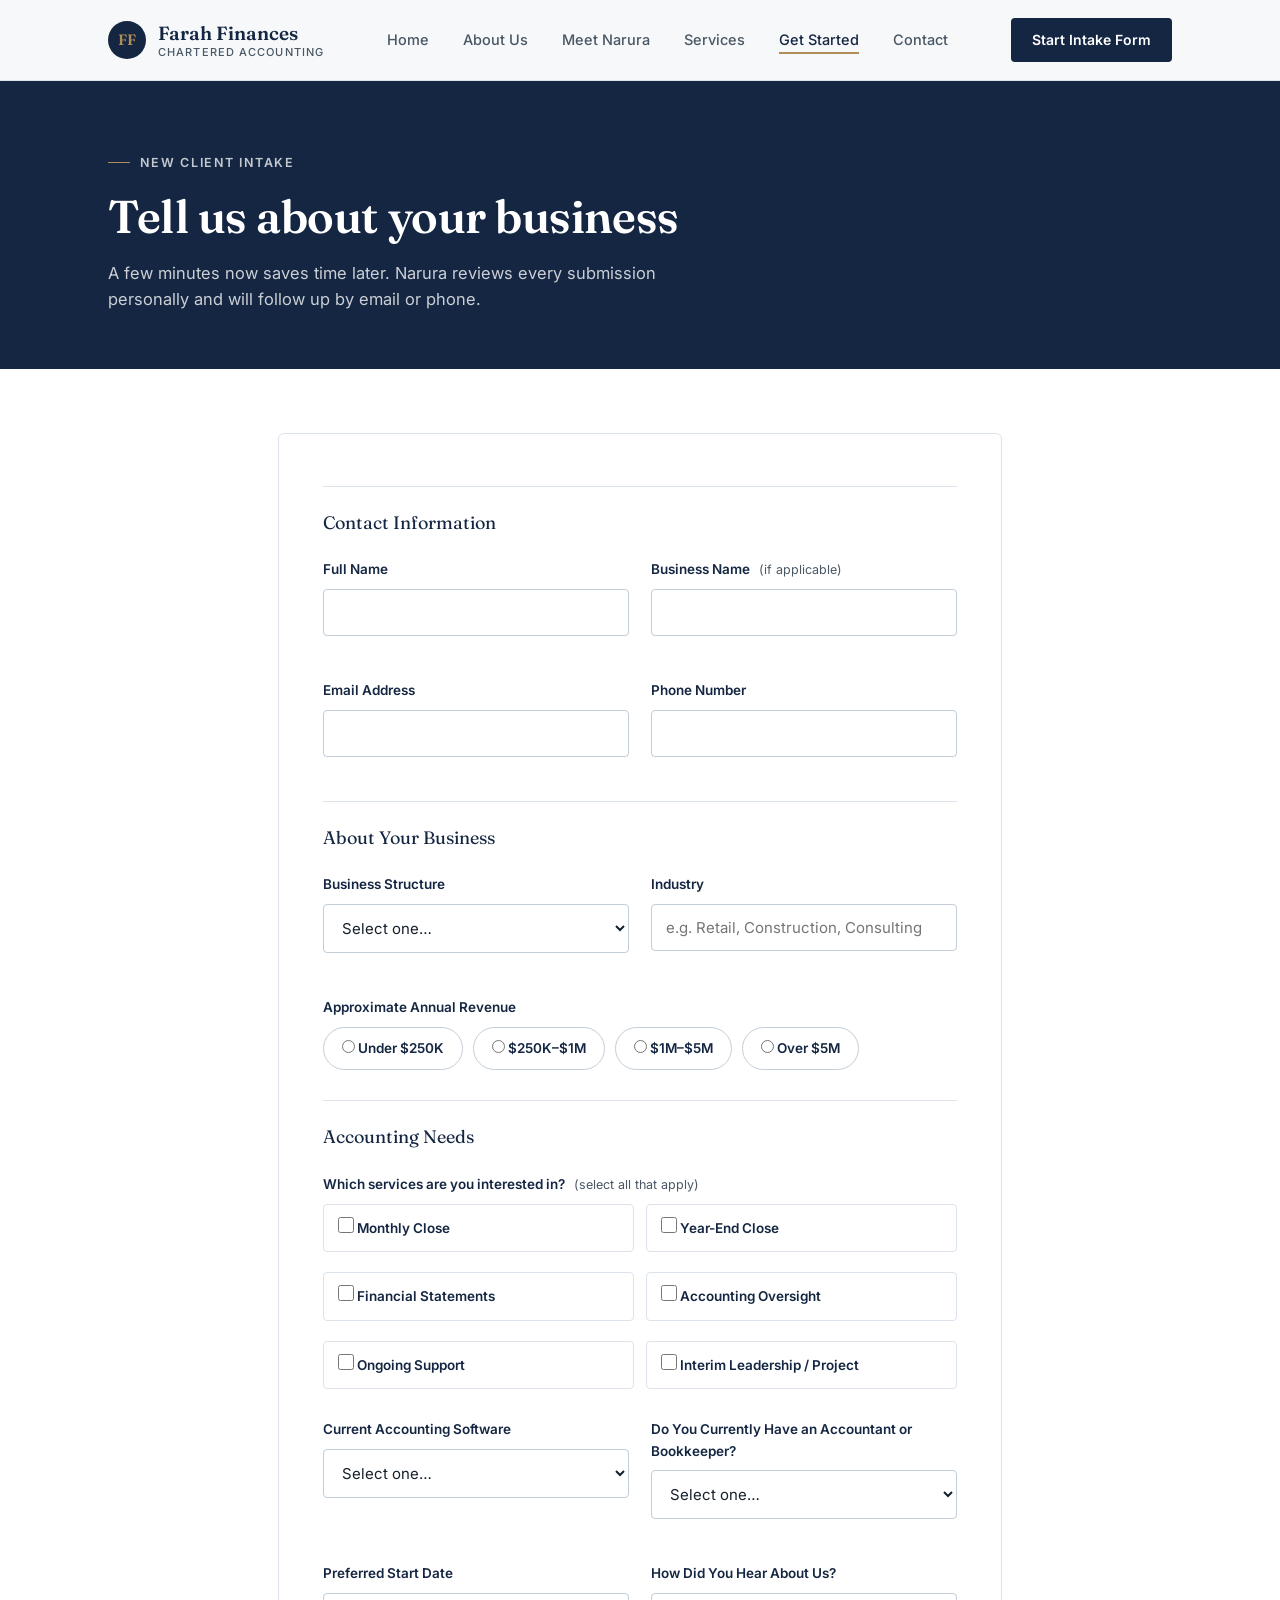
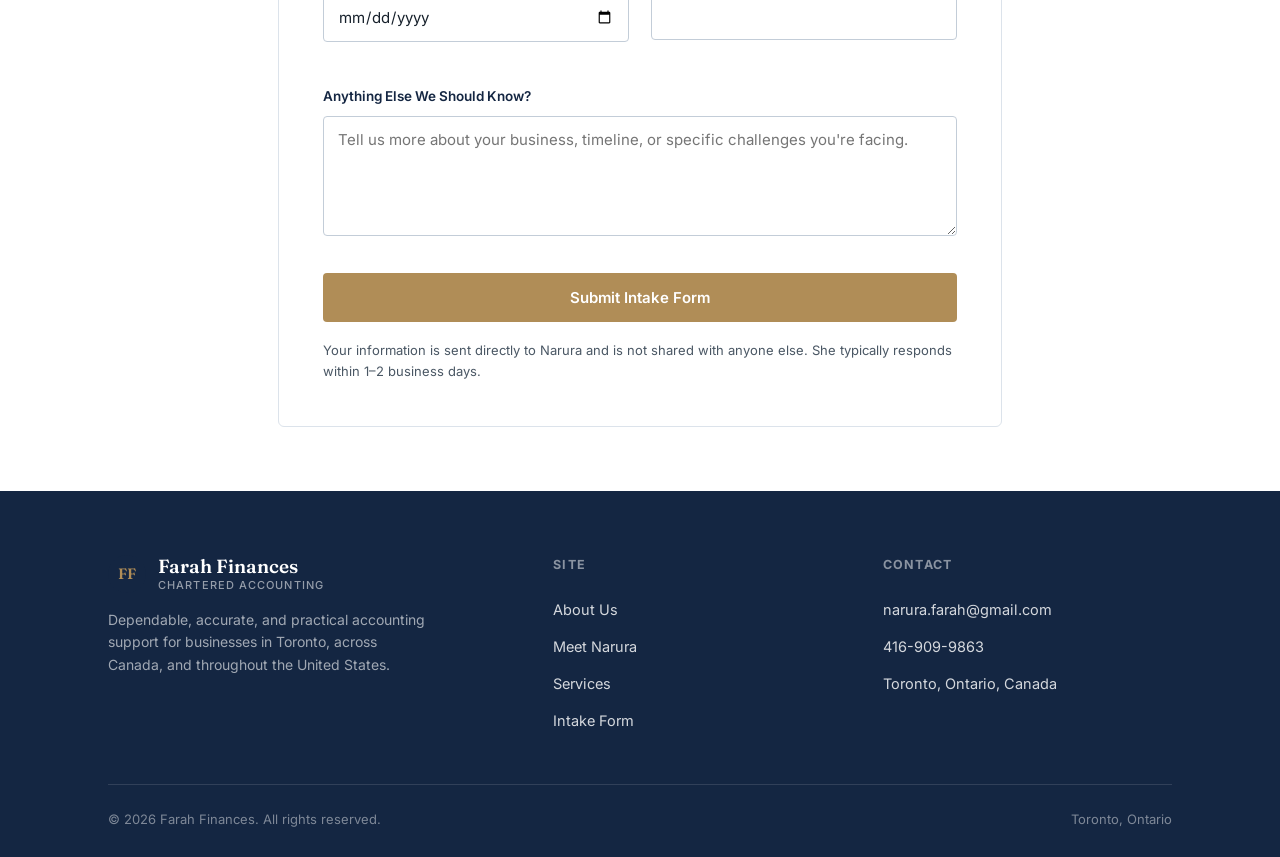
<file: questionnaire.html>
<!DOCTYPE html>
<html lang="en">
<head>
<meta charset="UTF-8" />
<meta name="viewport" content="width=device-width, initial-scale=1.0" />
<title>New Client Intake | Farah Finances</title>
<meta name="description" content="Tell us about your business and accounting needs. Farah Finances will follow up after reviewing your intake form." />
<link rel="preconnect" href="https://fonts.googleapis.com">
<link rel="preconnect" href="https://fonts.gstatic.com" crossorigin>
<link href="https://fonts.googleapis.com/css2?family=Fraunces:ital,opsz,wght@0,9..144,500;0,9..144,600;1,9..144,500&family=Inter:wght@400;500;600;700&display=swap" rel="stylesheet">
<link rel="icon" href="favicon.ico" sizes="any">
<link rel="icon" href="favicon-32.png" type="image/png" sizes="32x32">
<link rel="icon" href="favicon-16.png" type="image/png" sizes="16x16">
<link rel="apple-touch-icon" href="apple-touch-icon.png">
<link rel="stylesheet" href="styles.css" />
</head>
<body>

<header class="site-header">
  <nav class="nav">
    <a href="index.html" class="brand">
      <span class="brand-mark">FF</span>
      <span class="brand-text">Farah Finances<span>Chartered Accounting</span></span>
    </a>
    <ul class="nav-links">
      <li><a href="index.html">Home</a></li>
      <li><a href="about.html">About Us</a></li>
      <li><a href="meet-narura.html">Meet Narura</a></li>
      <li><a href="services.html">Services</a></li>
      <li><a href="questionnaire.html" aria-current="page">Get Started</a></li>
      <li><a href="contact.html">Contact</a></li>
    </ul>
    <div class="nav-cta">
      <a href="questionnaire.html" class="btn desktop-only">Start Intake Form</a>
      <button class="nav-toggle" aria-label="Toggle menu" aria-expanded="false">
        <span></span><span></span><span></span>
      </button>
    </div>
  </nav>
  <div class="mobile-panel">
    <a href="index.html">Home</a>
    <a href="about.html">About Us</a>
    <a href="meet-narura.html">Meet Narura</a>
    <a href="services.html">Services</a>
    <a href="questionnaire.html" aria-current="page">Get Started</a>
    <a href="contact.html">Contact</a>
    <a href="questionnaire.html" class="btn btn-primary">Start Intake Form</a>
  </div>
</header>

<section class="page-hero ledger-texture">
  <div class="container">
    <span class="eyebrow" style="color: rgba(255,255,255,0.75)">New Client Intake</span>
    <h1>Tell us about your business</h1>
    <p>A few minutes now saves time later. Narura reviews every submission personally and will follow up by email or phone.</p>
  </div>
</section>

<section class="bg-white section-tight">
  <div class="container" style="max-width: 780px;">

    <!--
      SETUP NOTE FOR NARURA'S BROTHER:
      Replace YOUR_FORM_ID below with the real Formspree form ID once created
      (see the setup guide). Until then this form will not actually send email.
    -->
    <form
      class="form-card reveal"
      action="https://formspree.io/f/xbgryokj"
      method="POST"
      data-async-form
      data-success-message="Thank you — your intake form has been sent to Narura. She'll be in touch soon."
    >
      <input type="hidden" name="_subject" value="New Client Intake — Farah Finances" />

      <div class="form-section-title">Contact Information</div>
      <div class="form-row">
        <div class="field">
          <label for="fullName">Full Name</label>
          <input type="text" id="fullName" name="Full Name" required />
        </div>
        <div class="field">
          <label for="businessName">Business Name <span class="hint">(if applicable)</span></label>
          <input type="text" id="businessName" name="Business Name" />
        </div>
      </div>
      <div class="form-row">
        <div class="field">
          <label for="email">Email Address</label>
          <input type="email" id="email" name="Email" required />
        </div>
        <div class="field">
          <label for="phone">Phone Number</label>
          <input type="tel" id="phone" name="Phone" required />
        </div>
      </div>

      <div class="form-section-title">About Your Business</div>
      <div class="form-row">
        <div class="field">
          <label for="entityType">Business Structure</label>
          <select id="entityType" name="Business Structure" required>
            <option value="">Select one…</option>
            <option>Sole Proprietorship</option>
            <option>Partnership</option>
            <option>Corporation</option>
            <option>Non-Profit</option>
            <option>Not Yet Registered</option>
            <option>Other</option>
          </select>
        </div>
        <div class="field">
          <label for="industry">Industry</label>
          <input type="text" id="industry" name="Industry" placeholder="e.g. Retail, Construction, Consulting" />
        </div>
      </div>

      <div class="field">
        <label>Approximate Annual Revenue</label>
        <div class="radio-row">
          <label class="radio-pill"><input type="radio" name="Annual Revenue" value="Under $250K" required /> Under $250K</label>
          <label class="radio-pill"><input type="radio" name="Annual Revenue" value="$250K–$1M" /> $250K–$1M</label>
          <label class="radio-pill"><input type="radio" name="Annual Revenue" value="$1M–$5M" /> $1M–$5M</label>
          <label class="radio-pill"><input type="radio" name="Annual Revenue" value="Over $5M" /> Over $5M</label>
        </div>
      </div>

      <div class="form-section-title">Accounting Needs</div>
      <div class="field">
        <label>Which services are you interested in? <span class="hint">(select all that apply)</span></label>
        <div class="check-grid">
          <label class="check-item"><input type="checkbox" name="Services Interested In" value="Monthly Close" /> Monthly Close</label>
          <label class="check-item"><input type="checkbox" name="Services Interested In" value="Year-End Close" /> Year-End Close</label>
          <label class="check-item"><input type="checkbox" name="Services Interested In" value="Financial Statements" /> Financial Statements</label>
          <label class="check-item"><input type="checkbox" name="Services Interested In" value="Accounting Oversight" /> Accounting Oversight</label>
          <label class="check-item"><input type="checkbox" name="Services Interested In" value="Ongoing Support" /> Ongoing Support</label>
          <label class="check-item"><input type="checkbox" name="Services Interested In" value="Interim Leadership / Project" /> Interim Leadership / Project</label>
        </div>
      </div>

      <div class="form-row">
        <div class="field">
          <label for="software">Current Accounting Software</label>
          <select id="software" name="Accounting Software">
            <option value="">Select one…</option>
            <option>QuickBooks Online</option>
            <option>QuickBooks Desktop</option>
            <option>Xero</option>
            <option>Wave</option>
            <option>Excel / Spreadsheets Only</option>
            <option>None Yet</option>
            <option>Other</option>
          </select>
        </div>
        <div class="field">
          <label for="currentAccountant">Do You Currently Have an Accountant or Bookkeeper?</label>
          <select id="currentAccountant" name="Currently Has Accountant">
            <option value="">Select one…</option>
            <option>Yes</option>
            <option>No</option>
            <option>Not Currently, But Have in the Past</option>
          </select>
        </div>
      </div>

      <div class="form-row">
        <div class="field">
          <label for="startDate">Preferred Start Date</label>
          <input type="date" id="startDate" name="Preferred Start Date" />
        </div>
        <div class="field">
          <label for="referral">How Did You Hear About Us?</label>
          <input type="text" id="referral" name="Referral Source" />
        </div>
      </div>

      <div class="field">
        <label for="notes">Anything Else We Should Know?</label>
        <textarea id="notes" name="Additional Notes" placeholder="Tell us more about your business, timeline, or specific challenges you're facing."></textarea>
      </div>

      <button type="submit" class="btn btn-primary" style="width: 100%; justify-content: center; margin-top: 8px;">Submit Intake Form</button>
      <p class="form-status"></p>
      <p class="form-note">Your information is sent directly to Narura and is not shared with anyone else. She typically responds within 1–2 business days.</p>
    </form>
  </div>
</section>

<footer class="site-footer">
  <div class="container">
    <div class="footer-grid">
      <div class="footer-brand">
        <a href="index.html" class="brand"><span class="brand-mark">FF</span><span class="brand-text">Farah Finances<span>Chartered Accounting</span></span></a>
        <p>Dependable, accurate, and practical accounting support for businesses in Toronto, across Canada, and throughout the United States.</p>
      </div>
      <div class="footer-col">
        <h5>Site</h5>
        <a href="about.html">About Us</a>
        <a href="meet-narura.html">Meet Narura</a>
        <a href="services.html">Services</a>
        <a href="questionnaire.html">Intake Form</a>
      </div>
      <div class="footer-col">
        <h5>Contact</h5>
        <a href="mailto:narura.farah@gmail.com">narura.farah@gmail.com</a>
        <a href="tel:14169099863">416-909-9863</a>
        <a href="contact.html">Toronto, Ontario, Canada</a>
      </div>
    </div>
    <div class="footer-bottom">
      <span>© <span id="year"></span> Farah Finances. All rights reserved.</span>
      <span>Toronto, Ontario</span>
    </div>
  </div>
</footer>

<script>document.getElementById("year").textContent = new Date().getFullYear();</script>
<script src="script.js"></script>
</body>
</html>
</file>
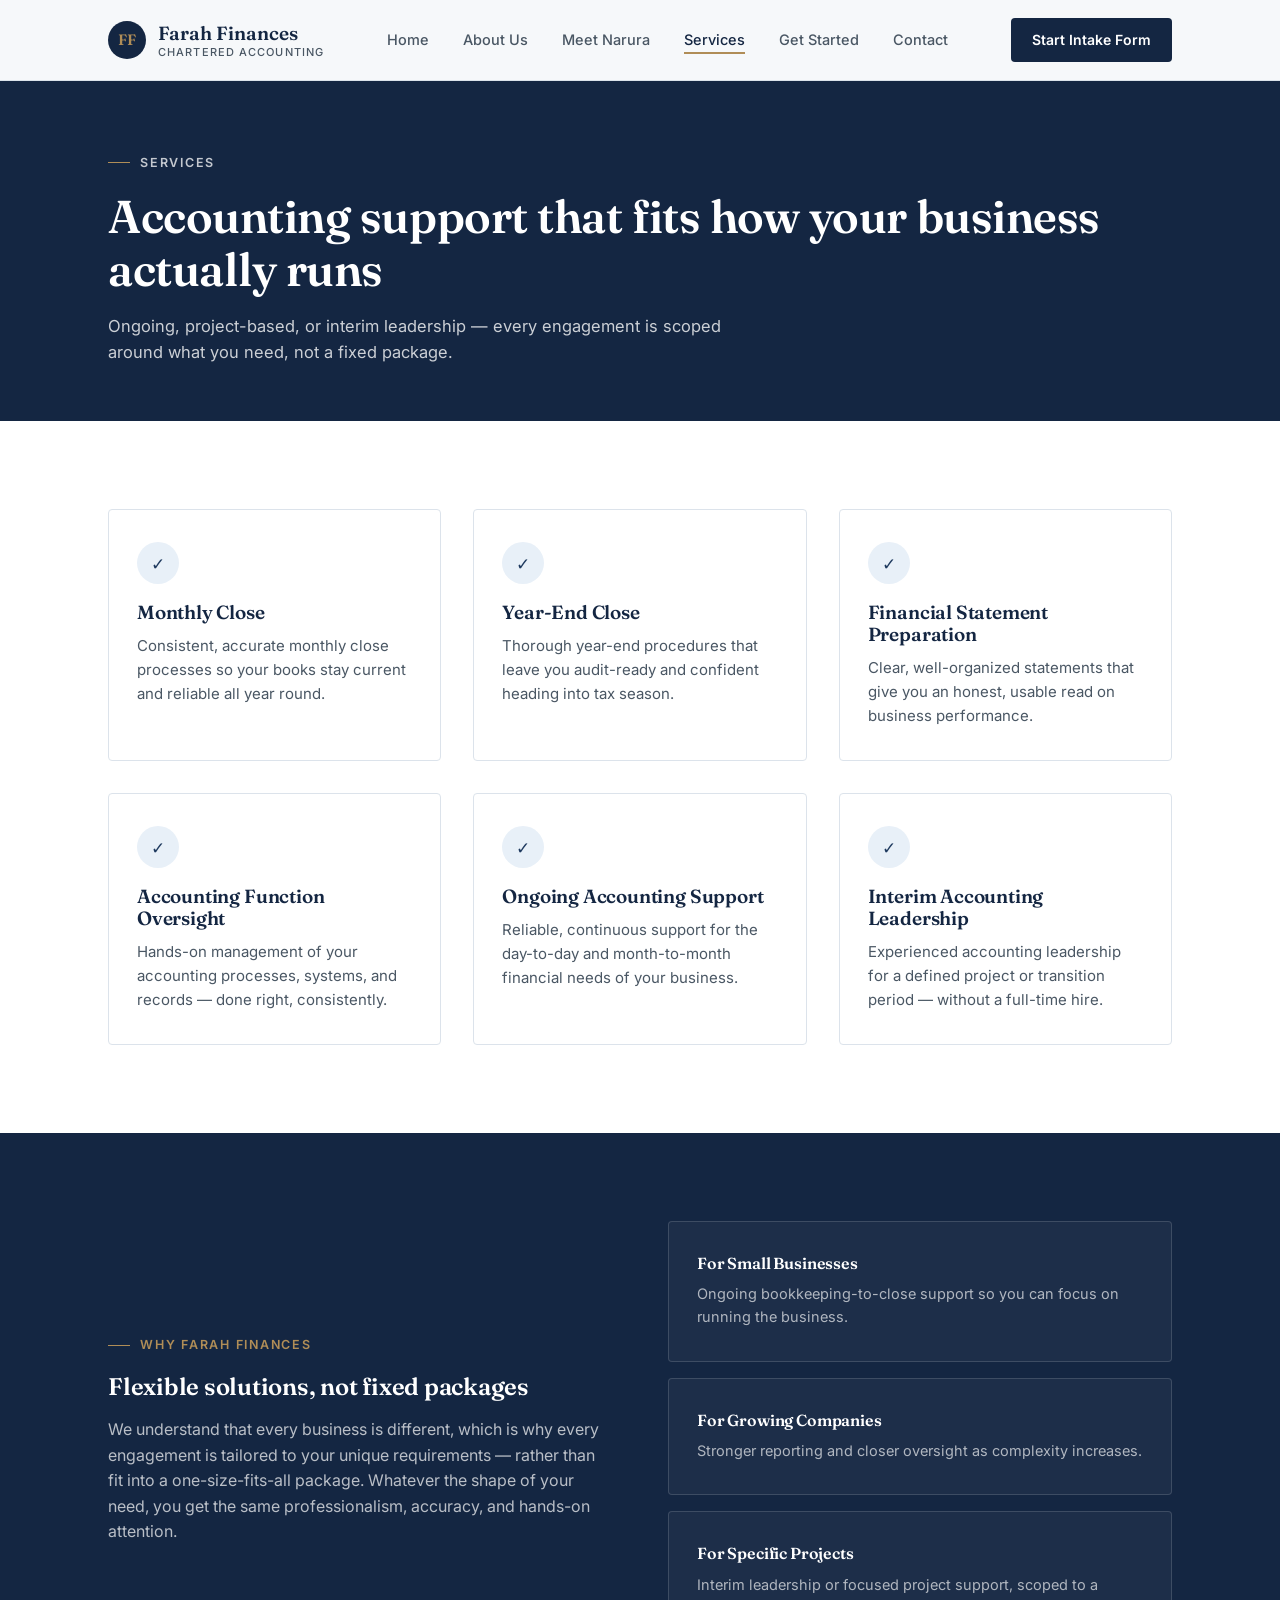
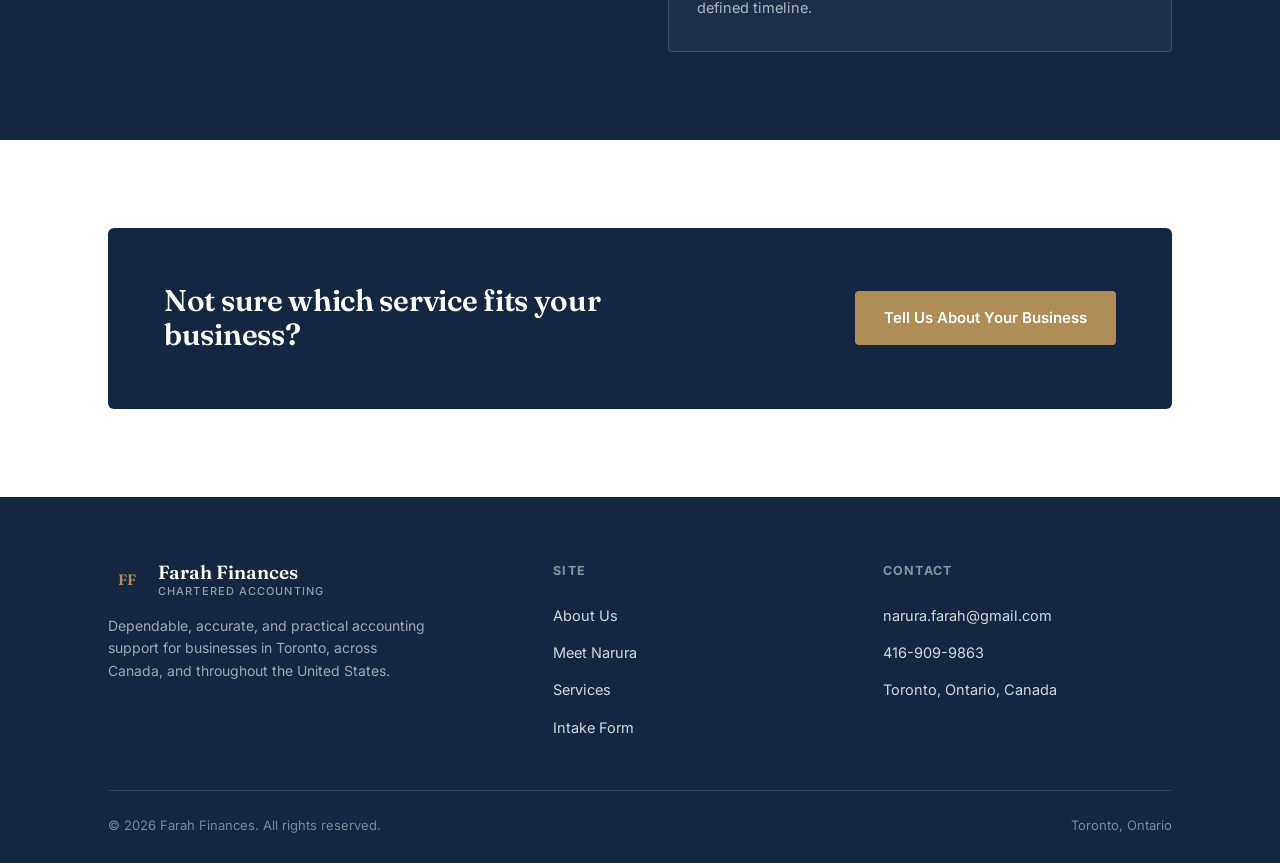
<file: services.html>
<!DOCTYPE html>
<html lang="en">
<head>
<meta charset="UTF-8" />
<meta name="viewport" content="width=device-width, initial-scale=1.0" />
<title>Services | Farah Finances</title>
<meta name="description" content="Monthly and year-end close, financial statement preparation, accounting oversight, and interim accounting leadership for businesses in Toronto." />
<link rel="preconnect" href="https://fonts.googleapis.com">
<link rel="preconnect" href="https://fonts.gstatic.com" crossorigin>
<link href="https://fonts.googleapis.com/css2?family=Fraunces:ital,opsz,wght@0,9..144,500;0,9..144,600;1,9..144,500&family=Inter:wght@400;500;600;700&display=swap" rel="stylesheet">
<link rel="icon" href="favicon.ico" sizes="any">
<link rel="icon" href="favicon-32.png" type="image/png" sizes="32x32">
<link rel="icon" href="favicon-16.png" type="image/png" sizes="16x16">
<link rel="apple-touch-icon" href="apple-touch-icon.png">
<link rel="stylesheet" href="styles.css" />
</head>
<body>

<header class="site-header">
  <nav class="nav">
    <a href="index.html" class="brand">
      <span class="brand-mark">FF</span>
      <span class="brand-text">Farah Finances<span>Chartered Accounting</span></span>
    </a>
    <ul class="nav-links">
      <li><a href="index.html">Home</a></li>
      <li><a href="about.html">About Us</a></li>
      <li><a href="meet-narura.html">Meet Narura</a></li>
      <li><a href="services.html" aria-current="page">Services</a></li>
      <li><a href="questionnaire.html">Get Started</a></li>
      <li><a href="contact.html">Contact</a></li>
    </ul>
    <div class="nav-cta">
      <a href="questionnaire.html" class="btn desktop-only">Start Intake Form</a>
      <button class="nav-toggle" aria-label="Toggle menu" aria-expanded="false">
        <span></span><span></span><span></span>
      </button>
    </div>
  </nav>
  <div class="mobile-panel">
    <a href="index.html">Home</a>
    <a href="about.html">About Us</a>
    <a href="meet-narura.html">Meet Narura</a>
    <a href="services.html" aria-current="page">Services</a>
    <a href="questionnaire.html">Get Started</a>
    <a href="contact.html">Contact</a>
    <a href="questionnaire.html" class="btn btn-primary">Start Intake Form</a>
  </div>
</header>

<section class="page-hero ledger-texture">
  <div class="container">
    <span class="eyebrow" style="color: rgba(255,255,255,0.75)">Services</span>
    <h1>Accounting support that fits how your business actually runs</h1>
    <p>Ongoing, project-based, or interim leadership — every engagement is scoped around what you need, not a fixed package.</p>
  </div>
</section>

<section class="bg-white">
  <div class="container">
    <div class="grid-3">
      <div class="card reveal">
        <div class="icon-tick">✓</div>
        <h3>Monthly Close</h3>
        <p>Consistent, accurate monthly close processes so your books stay current and reliable all year round.</p>
      </div>
      <div class="card reveal">
        <div class="icon-tick">✓</div>
        <h3>Year-End Close</h3>
        <p>Thorough year-end procedures that leave you audit-ready and confident heading into tax season.</p>
      </div>
      <div class="card reveal">
        <div class="icon-tick">✓</div>
        <h3>Financial Statement Preparation</h3>
        <p>Clear, well-organized statements that give you an honest, usable read on business performance.</p>
      </div>
      <div class="card reveal">
        <div class="icon-tick">✓</div>
        <h3>Accounting Function Oversight</h3>
        <p>Hands-on management of your accounting processes, systems, and records — done right, consistently.</p>
      </div>
      <div class="card reveal">
        <div class="icon-tick">✓</div>
        <h3>Ongoing Accounting Support</h3>
        <p>Reliable, continuous support for the day-to-day and month-to-month financial needs of your business.</p>
      </div>
      <div class="card reveal">
        <div class="icon-tick">✓</div>
        <h3>Interim Accounting Leadership</h3>
        <p>Experienced accounting leadership for a defined project or transition period — without a full-time hire.</p>
      </div>
    </div>
  </div>
</section>

<section class="bg-navy ledger-texture">
  <div class="container grid-2" style="align-items: center;">
    <div class="reveal">
      <span class="eyebrow" style="color: var(--gold-500)">Why Farah Finances</span>
      <h2 style="color: white; margin-top: 18px;">Flexible solutions, not fixed packages</h2>
      <p style="color: rgba(255,255,255,0.7); margin-top: 16px; font-size: 16px;">
        We understand that every business is different, which is why every engagement is tailored to your unique
        requirements — rather than fit into a one-size-fits-all package. Whatever the shape of your need, you get
        the same professionalism, accuracy, and hands-on attention.
      </p>
    </div>
    <div class="reveal" style="display:flex; flex-direction:column; gap: 16px;">
      <div class="card" style="background: rgba(255,255,255,0.04); border-color: rgba(255,255,255,0.14);">
        <h3 style="color:white; font-size:16px;">For Small Businesses</h3>
        <p style="color: rgba(255,255,255,0.65); font-size: 14.5px;">Ongoing bookkeeping-to-close support so you can focus on running the business.</p>
      </div>
      <div class="card" style="background: rgba(255,255,255,0.04); border-color: rgba(255,255,255,0.14);">
        <h3 style="color:white; font-size:16px;">For Growing Companies</h3>
        <p style="color: rgba(255,255,255,0.65); font-size: 14.5px;">Stronger reporting and closer oversight as complexity increases.</p>
      </div>
      <div class="card" style="background: rgba(255,255,255,0.04); border-color: rgba(255,255,255,0.14);">
        <h3 style="color:white; font-size:16px;">For Specific Projects</h3>
        <p style="color: rgba(255,255,255,0.65); font-size: 14.5px;">Interim leadership or focused project support, scoped to a defined timeline.</p>
      </div>
    </div>
  </div>
</section>

<section class="bg-white">
  <div class="container">
    <div class="cta-banner reveal">
      <h3>Not sure which service fits your business?</h3>
      <a href="questionnaire.html" class="btn btn-primary">Tell Us About Your Business</a>
    </div>
  </div>
</section>

<footer class="site-footer">
  <div class="container">
    <div class="footer-grid">
      <div class="footer-brand">
        <a href="index.html" class="brand"><span class="brand-mark">FF</span><span class="brand-text">Farah Finances<span>Chartered Accounting</span></span></a>
        <p>Dependable, accurate, and practical accounting support for businesses in Toronto, across Canada, and throughout the United States.</p>
      </div>
      <div class="footer-col">
        <h5>Site</h5>
        <a href="about.html">About Us</a>
        <a href="meet-narura.html">Meet Narura</a>
        <a href="services.html">Services</a>
        <a href="questionnaire.html">Intake Form</a>
      </div>
      <div class="footer-col">
        <h5>Contact</h5>
        <a href="mailto:narura.farah@gmail.com">narura.farah@gmail.com</a>
        <a href="tel:14169099863">416-909-9863</a>
        <a href="contact.html">Toronto, Ontario, Canada</a>
      </div>
    </div>
    <div class="footer-bottom">
      <span>© <span id="year"></span> Farah Finances. All rights reserved.</span>
      <span>Toronto, Ontario</span>
    </div>
  </div>
</footer>

<script>document.getElementById("year").textContent = new Date().getFullYear();</script>
<script src="script.js"></script>
</body>
</html>
</file>
<file: styles.css>
/* ==========================================================================
   Farah Finances — Design Tokens
   ========================================================================== */

:root {
  /* Color */
  --navy-900: #142642;
  --navy-800: #1a3050;
  --navy-700: #1f3a5f;
  --blue-500: #3b6ea5;
  --blue-100: #e8f0f8;
  --gold-500: #b08d57;
  --gold-600: #96754a;
  --paper: #f6f8fa;
  --white: #ffffff;
  --ink: #16202b;
  --ink-soft: #4a5764;
  --line: #dce3eb;
  --line-strong: #c3cdd8;

  /* Type */
  --font-display: "Fraunces", Georgia, serif;
  --font-body: "Inter", -apple-system, BlinkMacSystemFont, "Segoe UI", sans-serif;

  /* Layout */
  --max-width: 1120px;
  --radius: 4px;
  --shadow-soft: 0 2px 24px rgba(20, 38, 66, 0.08);
  --shadow-lift: 0 12px 40px rgba(20, 38, 66, 0.14);
}

/* ==========================================================================
   Reset & Base
   ========================================================================== */

* { box-sizing: border-box; margin: 0; padding: 0; }

html { scroll-behavior: smooth; }

@media (prefers-reduced-motion: reduce) {
  html { scroll-behavior: auto; }
  *, *::before, *::after {
    animation-duration: 0.01ms !important;
    animation-iteration-count: 1 !important;
    transition-duration: 0.01ms !important;
  }
}

body {
  font-family: var(--font-body);
  color: var(--ink);
  background: var(--paper);
  line-height: 1.6;
  -webkit-font-smoothing: antialiased;
  overflow-x: hidden;
}

img { max-width: 100%; display: block; }

a { color: inherit; text-decoration: none; }

ul { list-style: none; }

button { font-family: inherit; cursor: pointer; }

h1, h2, h3, h4 {
  font-family: var(--font-display);
  color: var(--navy-900);
  font-weight: 600;
  line-height: 1.15;
  letter-spacing: -0.01em;
}

:focus-visible {
  outline: 2px solid var(--gold-500);
  outline-offset: 3px;
}

.container {
  max-width: var(--max-width);
  margin: 0 auto;
  padding: 0 28px;
}

.eyebrow {
  font-family: var(--font-body);
  font-size: 12.5px;
  font-weight: 600;
  letter-spacing: 0.14em;
  text-transform: uppercase;
  color: var(--gold-600);
  display: inline-flex;
  align-items: center;
  gap: 10px;
}

.eyebrow::before {
  content: "";
  width: 22px;
  height: 1px;
  background: var(--gold-500);
  display: inline-block;
}

/* Ledger rule — the signature motif: a thin gold line that draws itself in */
.ledger-rule {
  height: 2px;
  background: var(--gold-500);
  width: 0;
  animation: drawRule 1.1s cubic-bezier(0.65, 0, 0.35, 1) 0.2s forwards;
}

@keyframes drawRule {
  to { width: 72px; }
}

@media (prefers-reduced-motion: reduce) {
  .ledger-rule { width: 72px; animation: none; }
}

/* Faint ledger-paper texture used behind hero/section backgrounds */
.ledger-texture {
  background-image: repeating-linear-gradient(
    to bottom,
    transparent,
    transparent 35px,
    rgba(255, 255, 255, 0.045) 35px,
    rgba(255, 255, 255, 0.045) 36px
  );
}

.ledger-texture-dark {
  background-image: repeating-linear-gradient(
    to bottom,
    transparent,
    transparent 35px,
    rgba(20, 38, 66, 0.05) 35px,
    rgba(20, 38, 66, 0.05) 36px
  );
}

/* ==========================================================================
   Buttons
   ========================================================================== */

.btn {
  display: inline-flex;
  align-items: center;
  gap: 10px;
  padding: 14px 28px;
  border-radius: var(--radius);
  font-weight: 600;
  font-size: 15px;
  border: 1px solid transparent;
  transition: transform 0.2s ease, box-shadow 0.2s ease, background 0.2s ease, color 0.2s ease, border-color 0.2s ease;
  white-space: nowrap;
}

.btn-primary {
  background: var(--gold-500);
  color: var(--white);
}

.btn-primary:hover {
  background: var(--gold-600);
  transform: translateY(-1px);
  box-shadow: var(--shadow-soft);
}

.btn-ghost {
  background: transparent;
  color: var(--white);
  border-color: rgba(255, 255, 255, 0.35);
}

.btn-ghost:hover {
  border-color: var(--white);
  background: rgba(255, 255, 255, 0.08);
}

.btn-outline-dark {
  background: transparent;
  color: var(--navy-900);
  border-color: var(--line-strong);
}

.btn-outline-dark:hover {
  border-color: var(--navy-900);
  background: var(--navy-900);
  color: var(--white);
}

/* ==========================================================================
   Header / Nav
   ========================================================================== */

.site-header {
  position: sticky;
  top: 0;
  z-index: 100;
  background: rgba(246, 248, 250, 0.92);
  backdrop-filter: blur(10px);
  border-bottom: 1px solid var(--line);
}

.nav {
  display: flex;
  align-items: center;
  justify-content: space-between;
  padding: 18px 28px;
  max-width: var(--max-width);
  margin: 0 auto;
}

.brand {
  display: flex;
  align-items: center;
  gap: 12px;
}

.brand-mark {
  width: 38px;
  height: 38px;
  border-radius: 50%;
  background: var(--navy-900);
  color: var(--gold-500);
  font-family: var(--font-display);
  font-weight: 600;
  font-size: 15px;
  display: flex;
  align-items: center;
  justify-content: center;
  flex-shrink: 0;
}

.brand-text {
  font-family: var(--font-display);
  font-weight: 600;
  font-size: 19px;
  color: var(--navy-900);
  line-height: 1.1;
}

.brand-text span {
  display: block;
  font-family: var(--font-body);
  font-weight: 500;
  font-size: 11px;
  letter-spacing: 0.1em;
  text-transform: uppercase;
  color: var(--ink-soft);
  margin-top: 2px;
}

.nav-links {
  display: flex;
  align-items: center;
  gap: 34px;
}

.nav-links a {
  font-size: 14.5px;
  font-weight: 500;
  color: var(--ink-soft);
  position: relative;
  padding: 6px 0;
  transition: color 0.2s ease;
}

.nav-links a:hover,
.nav-links a[aria-current="page"] {
  color: var(--navy-900);
}

.nav-links a[aria-current="page"]::after {
  content: "";
  position: absolute;
  left: 0;
  bottom: 0;
  width: 100%;
  height: 2px;
  background: var(--gold-500);
}

.nav-cta {
  display: flex;
  align-items: center;
  gap: 22px;
}

.nav-cta .btn {
  padding: 10px 20px;
  font-size: 14px;
  background: var(--navy-900);
  color: var(--white);
}

.nav-cta .btn:hover {
  background: var(--navy-800);
  transform: translateY(-1px);
}

.nav-toggle {
  display: none;
  flex-direction: column;
  gap: 5px;
  background: none;
  border: none;
  padding: 8px;
}

.nav-toggle span {
  width: 22px;
  height: 2px;
  background: var(--navy-900);
  display: block;
  transition: transform 0.25s ease, opacity 0.25s ease;
}

.mobile-panel {
  display: none;
  flex-direction: column;
  gap: 2px;
  padding: 8px 28px 24px;
  border-top: 1px solid var(--line);
  background: var(--paper);
}

.mobile-panel a {
  padding: 14px 4px;
  font-size: 15.5px;
  font-weight: 500;
  color: var(--ink);
  border-bottom: 1px solid var(--line);
}

.mobile-panel a[aria-current="page"] { color: var(--gold-600); }

.mobile-panel .btn { margin-top: 16px; align-self: flex-start; }

body.nav-open .mobile-panel { display: flex; }

body.nav-open .nav-toggle span:nth-child(1) { transform: translateY(7px) rotate(45deg); }
body.nav-open .nav-toggle span:nth-child(2) { opacity: 0; }
body.nav-open .nav-toggle span:nth-child(3) { transform: translateY(-7px) rotate(-45deg); }

@media (max-width: 880px) {
  .nav-links { display: none; }
  .nav-cta .btn.desktop-only { display: none; }
  .nav-toggle { display: flex; }
}

@media (min-width: 881px) {
  .mobile-panel { display: none !important; }
}

/* ==========================================================================
   Hero
   ========================================================================== */

.hero {
  background: linear-gradient(165deg, var(--navy-900), var(--navy-700) 78%);
  color: var(--white);
  padding: 96px 0 88px;
  position: relative;
  overflow: hidden;
}

.hero-inner {
  max-width: 720px;
}

.hero h1 {
  color: var(--white);
  font-size: clamp(38px, 5.4vw, 62px);
  margin: 22px 0 26px;
}

.hero h1 em {
  font-style: italic;
  color: var(--gold-500);
}

.hero p.lede {
  font-size: 18.5px;
  color: rgba(255, 255, 255, 0.82);
  max-width: 560px;
  margin-bottom: 38px;
}

.hero-actions {
  display: flex;
  gap: 16px;
  flex-wrap: wrap;
}

.hero-stats {
  display: flex;
  gap: 44px;
  margin-top: 64px;
  flex-wrap: wrap;
}

.hero-stat .num {
  font-family: var(--font-display);
  font-size: 32px;
  color: var(--gold-500);
  font-variant-numeric: tabular-nums;
}

.hero-stat .label {
  font-size: 13px;
  color: rgba(255, 255, 255, 0.7);
  margin-top: 4px;
}

.page-hero {
  background: var(--navy-900);
  color: var(--white);
  padding: 64px 0 56px;
}

.page-hero h1 {
  color: var(--white);
  font-size: clamp(32px, 4.4vw, 46px);
  margin-top: 18px;
}

.page-hero p {
  color: rgba(255, 255, 255, 0.78);
  max-width: 620px;
  margin-top: 16px;
  font-size: 16.5px;
}

/* ==========================================================================
   Sections / generic layout
   ========================================================================== */

section { padding: 88px 0; }

.section-tight { padding: 64px 0; }

.section-head {
  max-width: 640px;
  margin-bottom: 52px;
}

.section-head h2 {
  font-size: clamp(28px, 3.4vw, 38px);
  margin-top: 18px;
}

.section-head p {
  margin-top: 16px;
  font-size: 16.5px;
  color: var(--ink-soft);
}

.bg-white { background: var(--white); }
.bg-navy { background: var(--navy-900); color: var(--white); }
.bg-navy h2, .bg-navy h3 { color: var(--white); }

.divider {
  border: none;
  border-top: 1px solid var(--line);
}

/* Grid helpers */
.grid-3 {
  display: grid;
  grid-template-columns: repeat(3, 1fr);
  gap: 32px;
}

.grid-2 {
  display: grid;
  grid-template-columns: 1fr 1fr;
  gap: 56px;
  align-items: start;
}

@media (max-width: 880px) {
  .grid-3 { grid-template-columns: 1fr; }
  .grid-2 { grid-template-columns: 1fr; gap: 40px; }
}

/* Cards */
.card {
  background: var(--white);
  border: 1px solid var(--line);
  border-radius: var(--radius);
  padding: 32px 28px;
  transition: box-shadow 0.25s ease, transform 0.25s ease, border-color 0.25s ease;
}

.card:hover {
  box-shadow: var(--shadow-soft);
  transform: translateY(-3px);
  border-color: var(--line-strong);
}

.card .icon-tick {
  width: 42px;
  height: 42px;
  border-radius: 50%;
  background: var(--blue-100);
  color: var(--navy-700);
  display: flex;
  align-items: center;
  justify-content: center;
  margin-bottom: 18px;
  font-family: var(--font-display);
  font-size: 17px;
}

.card h3 {
  font-size: 19px;
  margin-bottom: 10px;
}

.card p {
  color: var(--ink-soft);
  font-size: 15px;
}

/* Process steps (a real sequence — numbering is earned here) */
.process-list {
  display: grid;
  grid-template-columns: repeat(4, 1fr);
  gap: 0;
  counter-reset: step;
}

.process-step {
  counter-increment: step;
  padding: 0 24px 0 0;
  border-left: 1px solid var(--line);
  padding-left: 24px;
  position: relative;
}

.process-step:first-child { border-left: none; padding-left: 0; }

.process-step::before {
  content: counter(step, decimal-leading-zero);
  font-family: var(--font-display);
  font-size: 15px;
  color: var(--gold-600);
  display: block;
  margin-bottom: 14px;
  letter-spacing: 0.05em;
}

.process-step h4 { font-size: 16.5px; margin-bottom: 8px; }
.process-step p { font-size: 14.5px; color: var(--ink-soft); }

@media (max-width: 880px) {
  .process-list { grid-template-columns: 1fr; gap: 32px; }
  .process-step { border-left: none; padding-left: 0; border-top: 1px solid var(--line); padding-top: 24px; }
  .process-step:first-child { border-top: none; padding-top: 0; }
}

/* Pull quote */
.pull-quote {
  font-family: var(--font-display);
  font-size: clamp(22px, 2.6vw, 30px);
  color: var(--navy-900);
  line-height: 1.4;
  font-weight: 500;
  border-left: 2px solid var(--gold-500);
  padding-left: 28px;
}

/* Portrait placeholder (no photo yet — a designed monogram block) */
.portrait-block {
  aspect-ratio: 4 / 5;
  border-radius: var(--radius);
  background: linear-gradient(155deg, var(--navy-900), var(--navy-700));
  display: flex;
  align-items: center;
  justify-content: center;
  position: relative;
  overflow: hidden;
}

.portrait-block .monogram {
  font-family: var(--font-display);
  font-size: 96px;
  color: rgba(176, 141, 87, 0.9);
}

.portrait-block::after {
  content: "";
  position: absolute;
  inset: 0;
  background-image: repeating-linear-gradient(
    to bottom, transparent, transparent 35px,
    rgba(255,255,255,0.05) 35px, rgba(255,255,255,0.05) 36px
  );
}

/* CTA banner */
.cta-banner {
  background: var(--navy-900);
  color: var(--white);
  border-radius: 6px;
  padding: 56px;
  display: flex;
  align-items: center;
  justify-content: space-between;
  gap: 32px;
  flex-wrap: wrap;
}

.cta-banner h3 {
  color: var(--white);
  font-size: clamp(24px, 3vw, 30px);
  max-width: 480px;
}

/* ==========================================================================
   Forms
   ========================================================================== */

.form-card {
  background: var(--white);
  border: 1px solid var(--line);
  border-radius: 6px;
  padding: 44px;
}

.form-row {
  display: grid;
  grid-template-columns: 1fr 1fr;
  gap: 22px;
  margin-bottom: 22px;
}

@media (max-width: 620px) {
  .form-row { grid-template-columns: 1fr; gap: 0; }
}

.field { margin-bottom: 22px; }

.field label {
  display: block;
  font-size: 13.5px;
  font-weight: 600;
  color: var(--navy-900);
  margin-bottom: 8px;
}

.field .hint {
  font-size: 12.5px;
  font-weight: 400;
  color: var(--ink-soft);
  margin-left: 6px;
}

.field input[type="text"],
.field input[type="email"],
.field input[type="tel"],
.field input[type="date"],
.field select,
.field textarea {
  width: 100%;
  padding: 13px 14px;
  border: 1px solid var(--line-strong);
  border-radius: var(--radius);
  font-family: var(--font-body);
  font-size: 15px;
  color: var(--ink);
  background: var(--white);
  transition: border-color 0.2s ease, box-shadow 0.2s ease;
}

.field input:focus,
.field select:focus,
.field textarea:focus {
  border-color: var(--blue-500);
  box-shadow: 0 0 0 3px var(--blue-100);
  outline: none;
}

.field textarea { min-height: 120px; resize: vertical; }

.check-grid {
  display: grid;
  grid-template-columns: 1fr 1fr;
  gap: 12px;
}

@media (max-width: 620px) {
  .check-grid { grid-template-columns: 1fr; }
}

.check-item {
  display: flex;
  align-items: center;
  gap: 10px;
  border: 1px solid var(--line);
  border-radius: var(--radius);
  padding: 12px 14px;
  font-size: 14.5px;
  transition: border-color 0.2s ease, background 0.2s ease;
}

.check-item:has(input:checked) {
  border-color: var(--gold-500);
  background: #fdf9f3;
}

.check-item input { accent-color: var(--gold-600); width: 16px; height: 16px; }

.radio-row {
  display: flex;
  gap: 10px;
  flex-wrap: wrap;
}

.radio-pill {
  border: 1px solid var(--line-strong);
  border-radius: 100px;
  padding: 10px 18px;
  font-size: 14px;
  display: flex;
  align-items: center;
  gap: 8px;
  transition: border-color 0.2s ease, background 0.2s ease;
}

.radio-pill:has(input:checked) {
  border-color: var(--navy-900);
  background: var(--navy-900);
  color: var(--white);
}

.radio-pill input { accent-color: var(--gold-500); }

.form-section-title {
  font-family: var(--font-display);
  font-size: 18px;
  color: var(--navy-900);
  margin: 8px 0 22px;
  padding-top: 22px;
  border-top: 1px solid var(--line);
}

.form-section-title:first-child { border-top: none; padding-top: 0; margin-top: 0; }

.form-note {
  font-size: 13px;
  color: var(--ink-soft);
  margin-top: 18px;
}

.form-status {
  margin-top: 18px;
  font-size: 14.5px;
  font-weight: 500;
  display: none;
}

.form-status.visible { display: block; }

.form-status.success { color: #2a6b45; }
.form-status.error { color: #b3413a; }

/* ==========================================================================
   Contact
   ========================================================================== */

.contact-card {
  display: flex;
  align-items: flex-start;
  gap: 16px;
  padding: 22px 0;
  border-bottom: 1px solid var(--line);
}

.contact-card:last-child { border-bottom: none; }

.contact-card .ico {
  width: 40px;
  height: 40px;
  border-radius: 50%;
  background: var(--navy-900);
  color: var(--gold-500);
  display: flex;
  align-items: center;
  justify-content: center;
  flex-shrink: 0;
}

.contact-card h4 { font-size: 15px; margin-bottom: 4px; }
.contact-card a, .contact-card p { color: var(--ink-soft); font-size: 15px; }
.contact-card a:hover { color: var(--navy-900); }

/* ==========================================================================
   Footer
   ========================================================================== */

.site-footer {
  background: var(--navy-900);
  color: rgba(255, 255, 255, 0.75);
  padding: 64px 0 28px;
}

.footer-grid {
  display: grid;
  grid-template-columns: 1.4fr 1fr 1fr;
  gap: 40px;
  padding-bottom: 44px;
  border-bottom: 1px solid rgba(255, 255, 255, 0.12);
}

@media (max-width: 720px) {
  .footer-grid { grid-template-columns: 1fr; gap: 32px; }
}

.footer-brand .brand-text { color: var(--white); }
.footer-brand .brand-text span { color: rgba(255, 255, 255, 0.55); }

.footer-grid p { font-size: 14px; margin-top: 16px; max-width: 320px; color: rgba(255, 255, 255, 0.6); }

.footer-col h5 {
  font-size: 12.5px;
  text-transform: uppercase;
  letter-spacing: 0.1em;
  color: rgba(255, 255, 255, 0.5);
  margin-bottom: 16px;
}

.footer-col a {
  display: block;
  font-size: 14.5px;
  padding: 7px 0;
  color: rgba(255, 255, 255, 0.82);
  transition: color 0.2s ease;
}

.footer-col a:hover { color: var(--gold-500); }

.footer-bottom {
  display: flex;
  justify-content: space-between;
  align-items: center;
  padding-top: 24px;
  font-size: 13px;
  color: rgba(255, 255, 255, 0.45);
  flex-wrap: wrap;
  gap: 12px;
}

/* ==========================================================================
   Utility
   ========================================================================== */

.reveal {
  opacity: 0;
  transform: translateY(18px);
  transition: opacity 0.7s ease, transform 0.7s ease;
}

.reveal.in-view {
  opacity: 1;
  transform: translateY(0);
}

.mt-0 { margin-top: 0 !important; }
</file>
